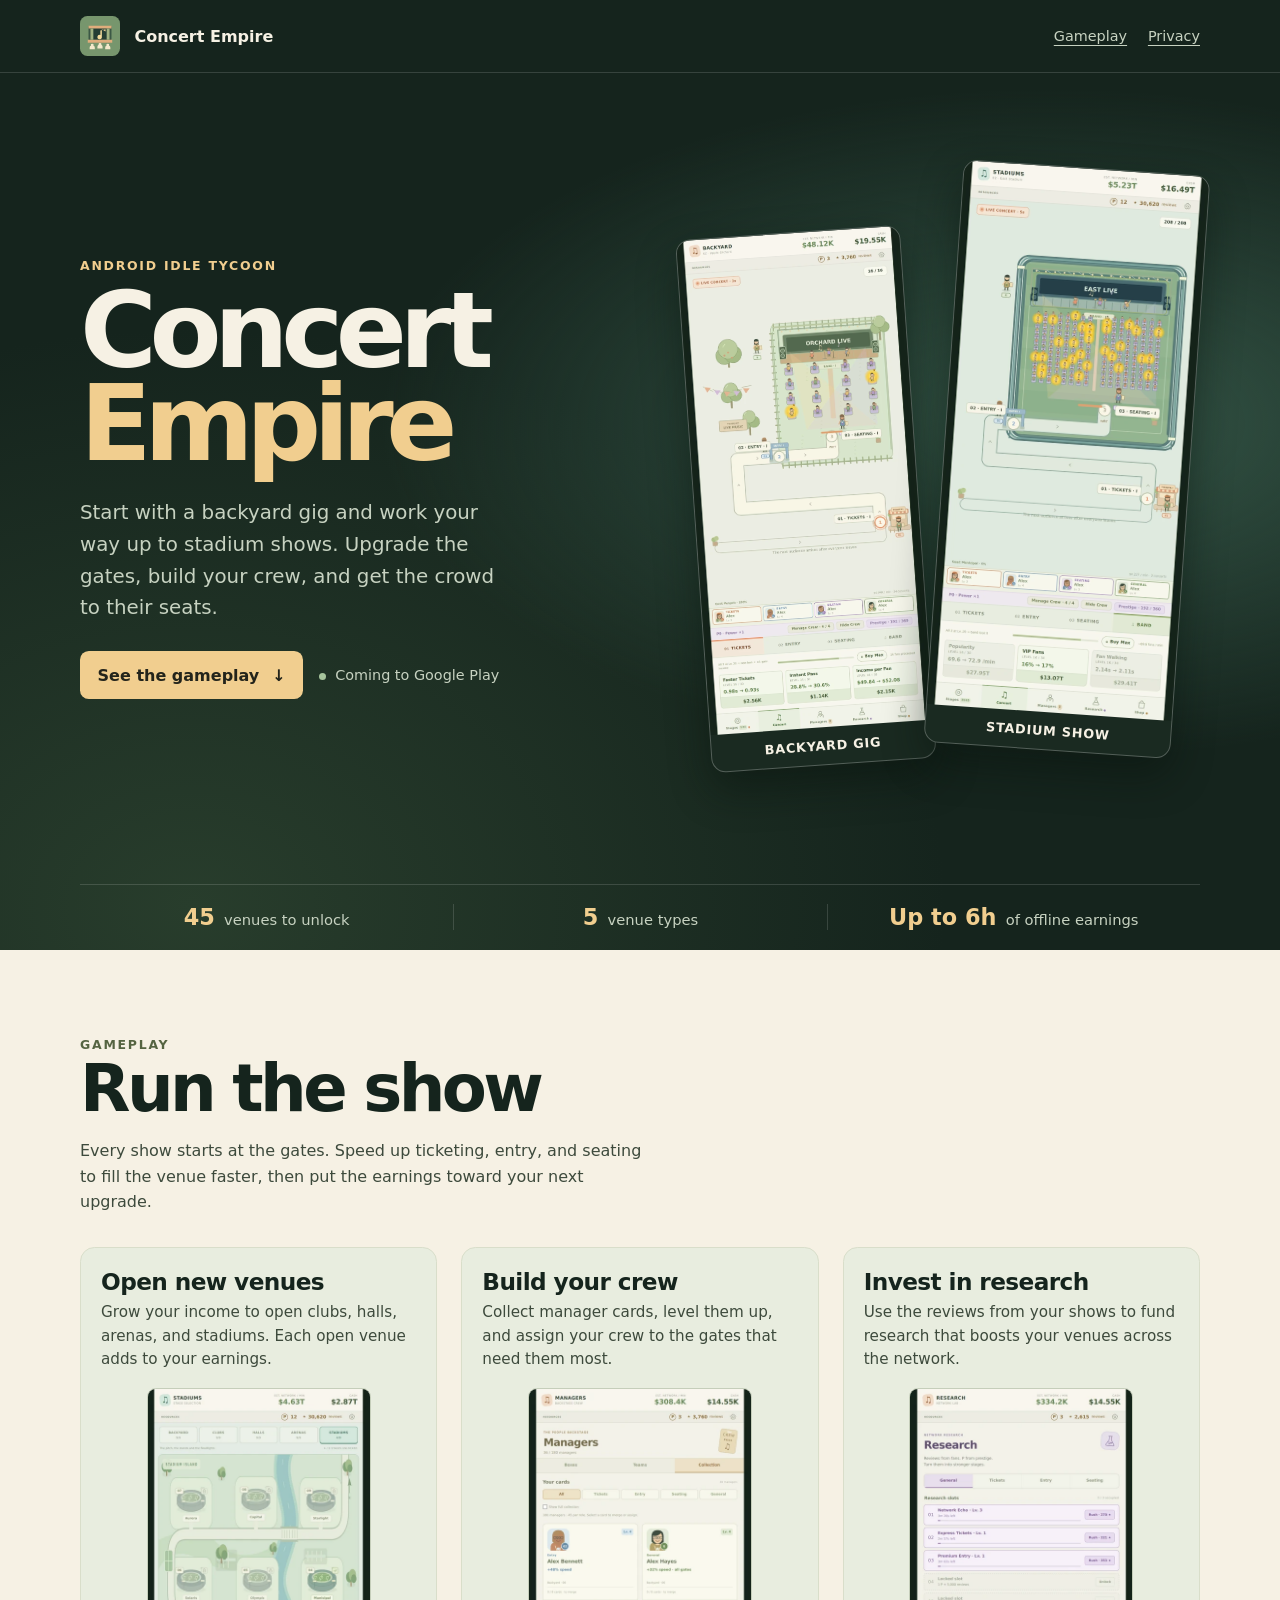
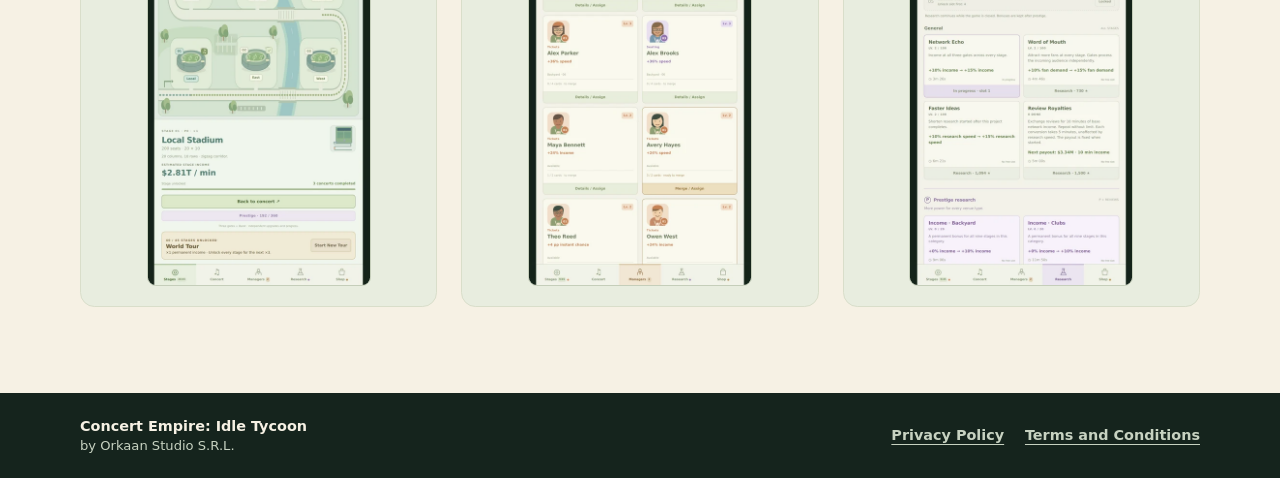
<file: index.html>
<!doctype html>
<html lang="en">
<head>
  <meta charset="utf-8">
  <meta name="viewport" content="width=device-width, initial-scale=1">
  <title>Concert Empire: Idle Tycoon | Orkaan Studio</title>
  <meta name="description" content="Build a concert empire from backyard gigs to stadium shows. Upgrade your venues, manage the crew, and keep the crowds moving in this Android idle tycoon game.">
  <meta name="theme-color" content="#15241d">
  <link rel="canonical" href="https://kallitone.github.io/concert-empire-legal/">
  <meta property="og:type" content="website">
  <meta property="og:title" content="Concert Empire: Idle Tycoon">
  <meta property="og:description" content="Grow from backyard gigs to stadium shows in an idle concert management game for Android.">
  <meta property="og:url" content="https://kallitone.github.io/concert-empire-legal/">
  <meta property="og:image" content="https://kallitone.github.io/concert-empire-legal/assets/stadium.webp">
  <meta property="og:image:alt" content="Fans filling the seats in a Concert Empire stadium">
  <link rel="icon" type="image/svg+xml" href="assets/game-icon.svg">
  <link rel="stylesheet" href="game-site.css">
</head>
<body>
  <header class="site-header">
    <div class="wrap header-row">
      <a class="brand" href="./">
        <img src="assets/game-icon.svg" alt="" width="40" height="40">
        <span>Concert Empire</span>
      </a>
      <nav aria-label="Main navigation">
        <a href="#gameplay">Gameplay</a>
        <a href="concert-empire-privacy.html">Privacy</a>
      </nav>
    </div>
  </header>

  <main>
    <section class="hero" aria-labelledby="game-title">
      <div class="wrap hero-grid">
        <div class="hero-copy">
          <p class="eyebrow">Android idle tycoon</p>
          <h1 id="game-title">Concert <span>Empire</span></h1>
          <p class="intro">Start with a backyard gig and work your way up to stadium shows. Upgrade the gates, build your crew, and get the crowd to their seats.</p>
          <div class="hero-actions">
            <a class="button" href="#gameplay">See the gameplay <span aria-hidden="true">↓</span></a>
            <p class="store-status"><span aria-hidden="true"></span> Coming to Google Play</p>
          </div>
        </div>
        <div class="hero-screens">
          <figure class="hero-screen backyard">
            <img class="screenshot" src="assets/backyard.webp" alt="Fans arriving at the Apple Orchard backyard stage" width="720" height="1280">
            <figcaption>Backyard gig</figcaption>
          </figure>
          <figure class="hero-screen stadium">
            <img class="screenshot" src="assets/stadium.webp" alt="Fans filling the seats at the East Cup stadium" width="720" height="1280" fetchpriority="high">
            <figcaption>Stadium show</figcaption>
          </figure>
        </div>
      </div>
      <ul class="wrap game-facts" aria-label="Game features at a glance">
        <li><strong>45</strong> venues to unlock</li>
        <li><strong>5</strong> venue types</li>
        <li><strong>Up to 6h</strong> of offline earnings</li>
      </ul>
    </section>

    <section class="gameplay" id="gameplay" aria-labelledby="gameplay-title">
      <div class="wrap">
        <p class="eyebrow">Gameplay</p>
        <h2 id="gameplay-title">Run the show</h2>
        <p class="section-intro">Every show starts at the gates. Speed up ticketing, entry, and seating to fill the venue faster, then put the earnings toward your next upgrade.</p>
        <div class="features">
          <article class="feature">
            <div class="feature-copy">
              <h3>Open new venues</h3>
              <p>Grow your income to open clubs, halls, arenas, and stadiums. Each open venue adds to your earnings.</p>
            </div>
            <img class="screenshot" src="assets/venues.webp" alt="Venue map showing stadiums and the income needed to unlock the next one" width="576" height="1024" loading="lazy" decoding="async">
          </article>
          <article class="feature">
            <div class="feature-copy">
              <h3>Build your crew</h3>
              <p>Collect manager cards, level them up, and assign your crew to the gates that need them most.</p>
            </div>
            <img class="screenshot" src="assets/crew.webp" alt="The manager collection with managers for different venue roles" width="576" height="1024" loading="lazy" decoding="async">
          </article>
          <article class="feature">
            <div class="feature-copy">
              <h3>Invest in research</h3>
              <p>Use the reviews from your shows to fund research that boosts your venues across the network.</p>
            </div>
            <img class="screenshot" src="assets/research.webp" alt="The Research screen with timed projects and permanent upgrades" width="576" height="1024" loading="lazy" decoding="async">
          </article>
        </div>
      </div>
    </section>
  </main>

  <footer class="site-footer">
    <div class="wrap footer-row">
      <p>Concert Empire: Idle Tycoon <span>by Orkaan Studio S.R.L.</span></p>
      <nav aria-label="Legal">
        <a href="concert-empire-privacy.html">Privacy Policy</a>
        <a href="concert-empire-terms.html">Terms and Conditions</a>
      </nav>
    </div>
  </footer>
</body>
</html>
</file>
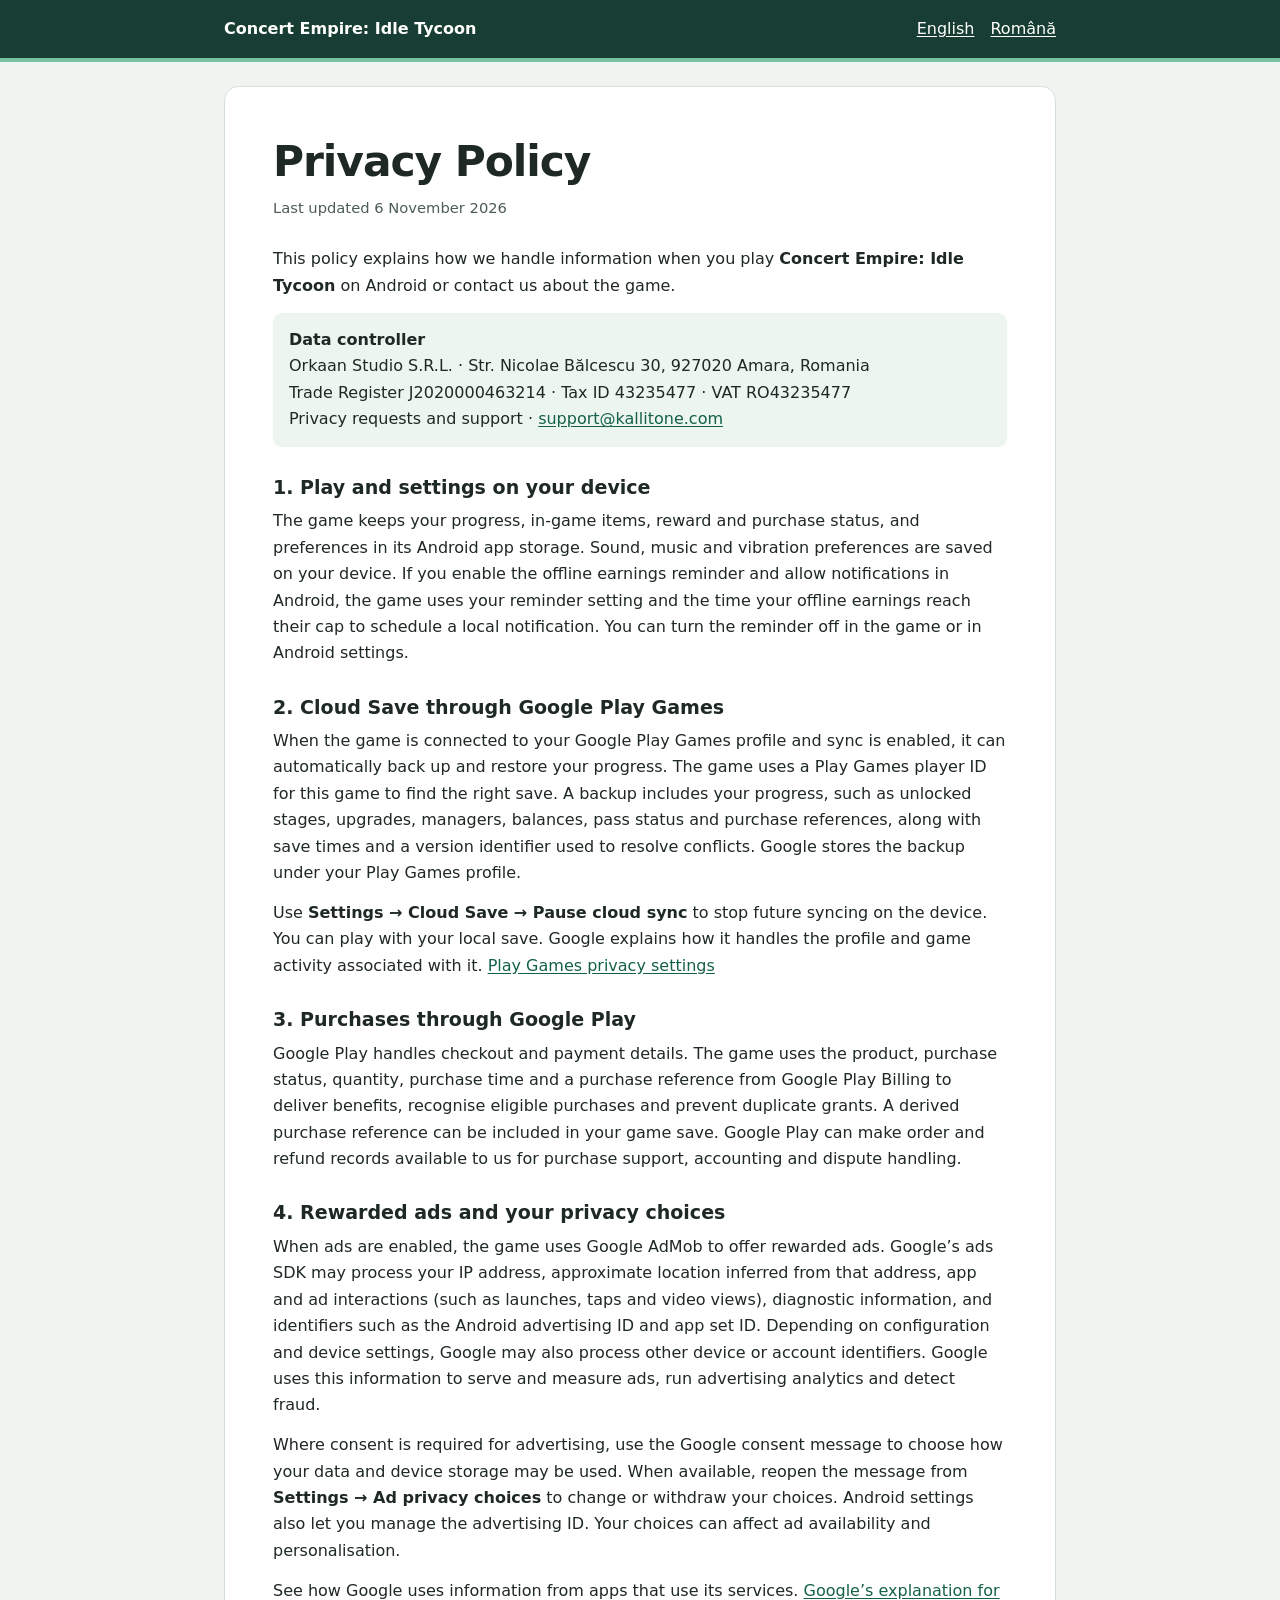
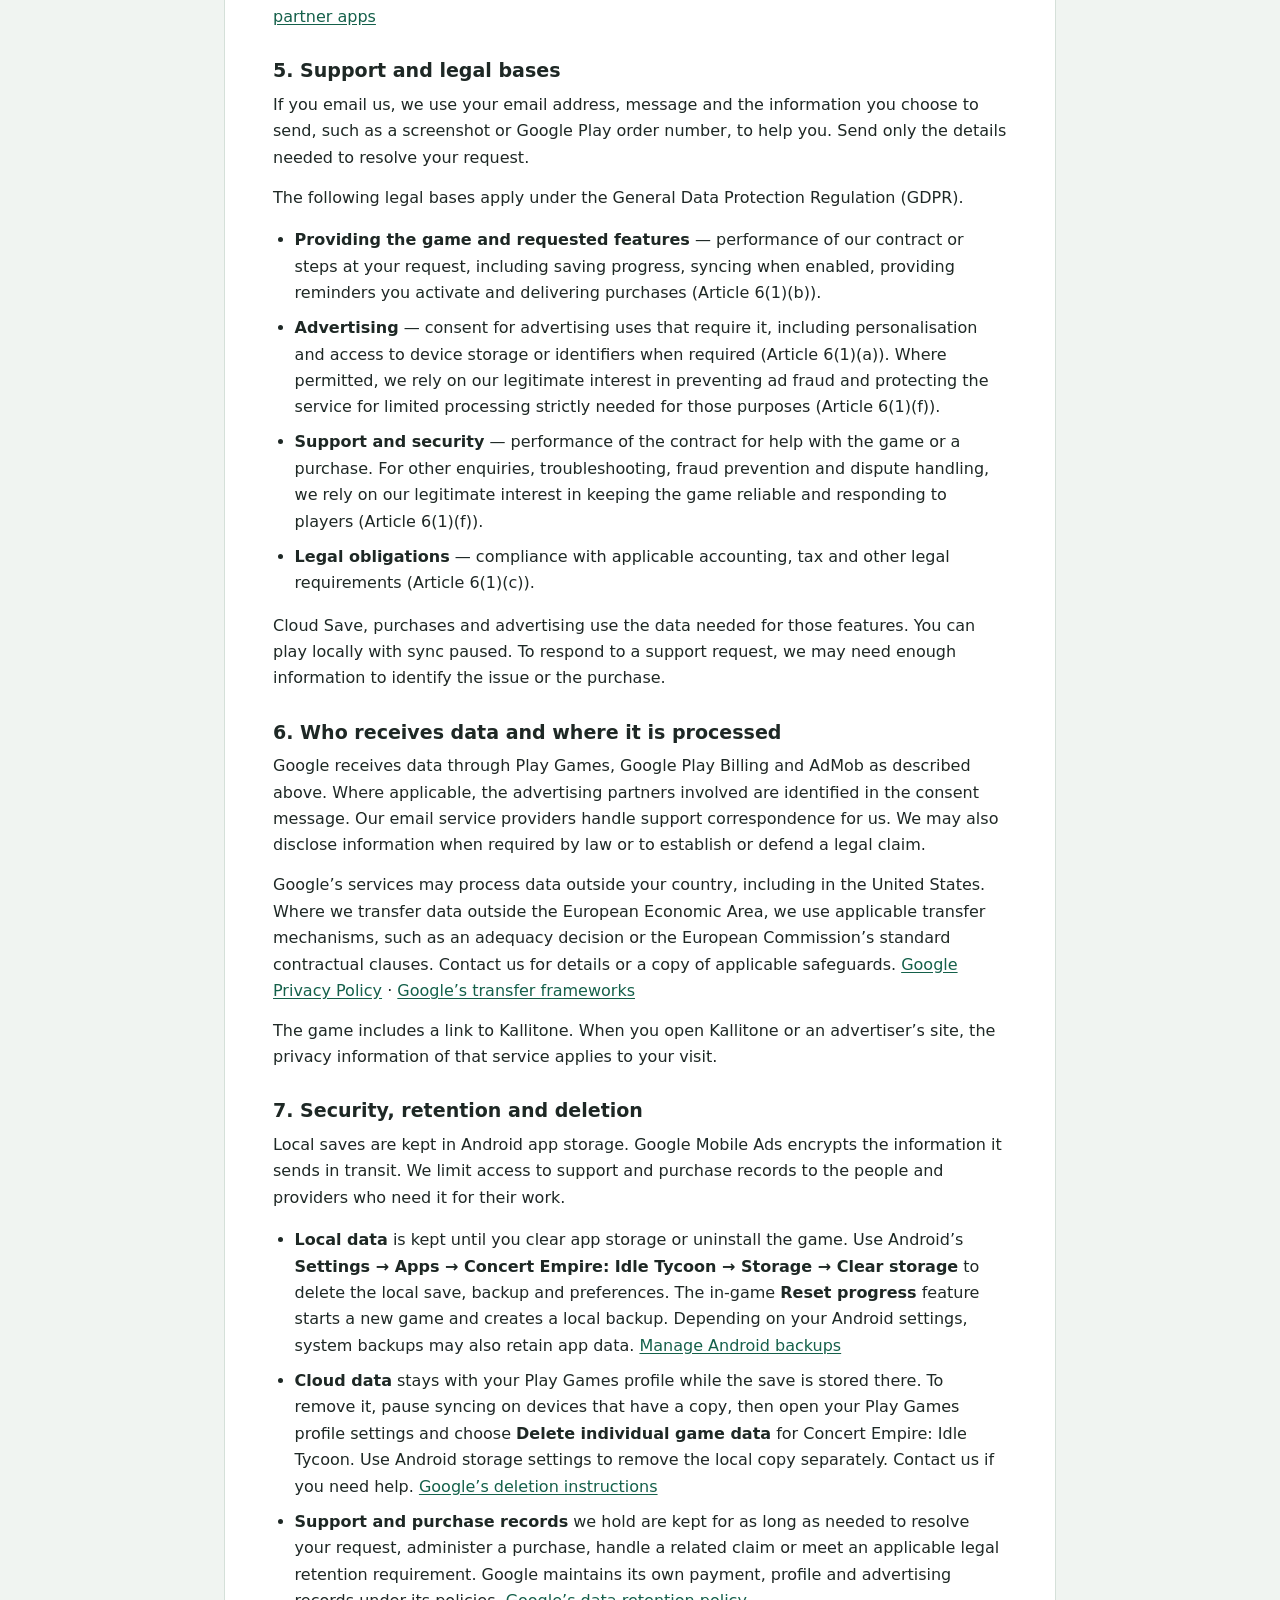
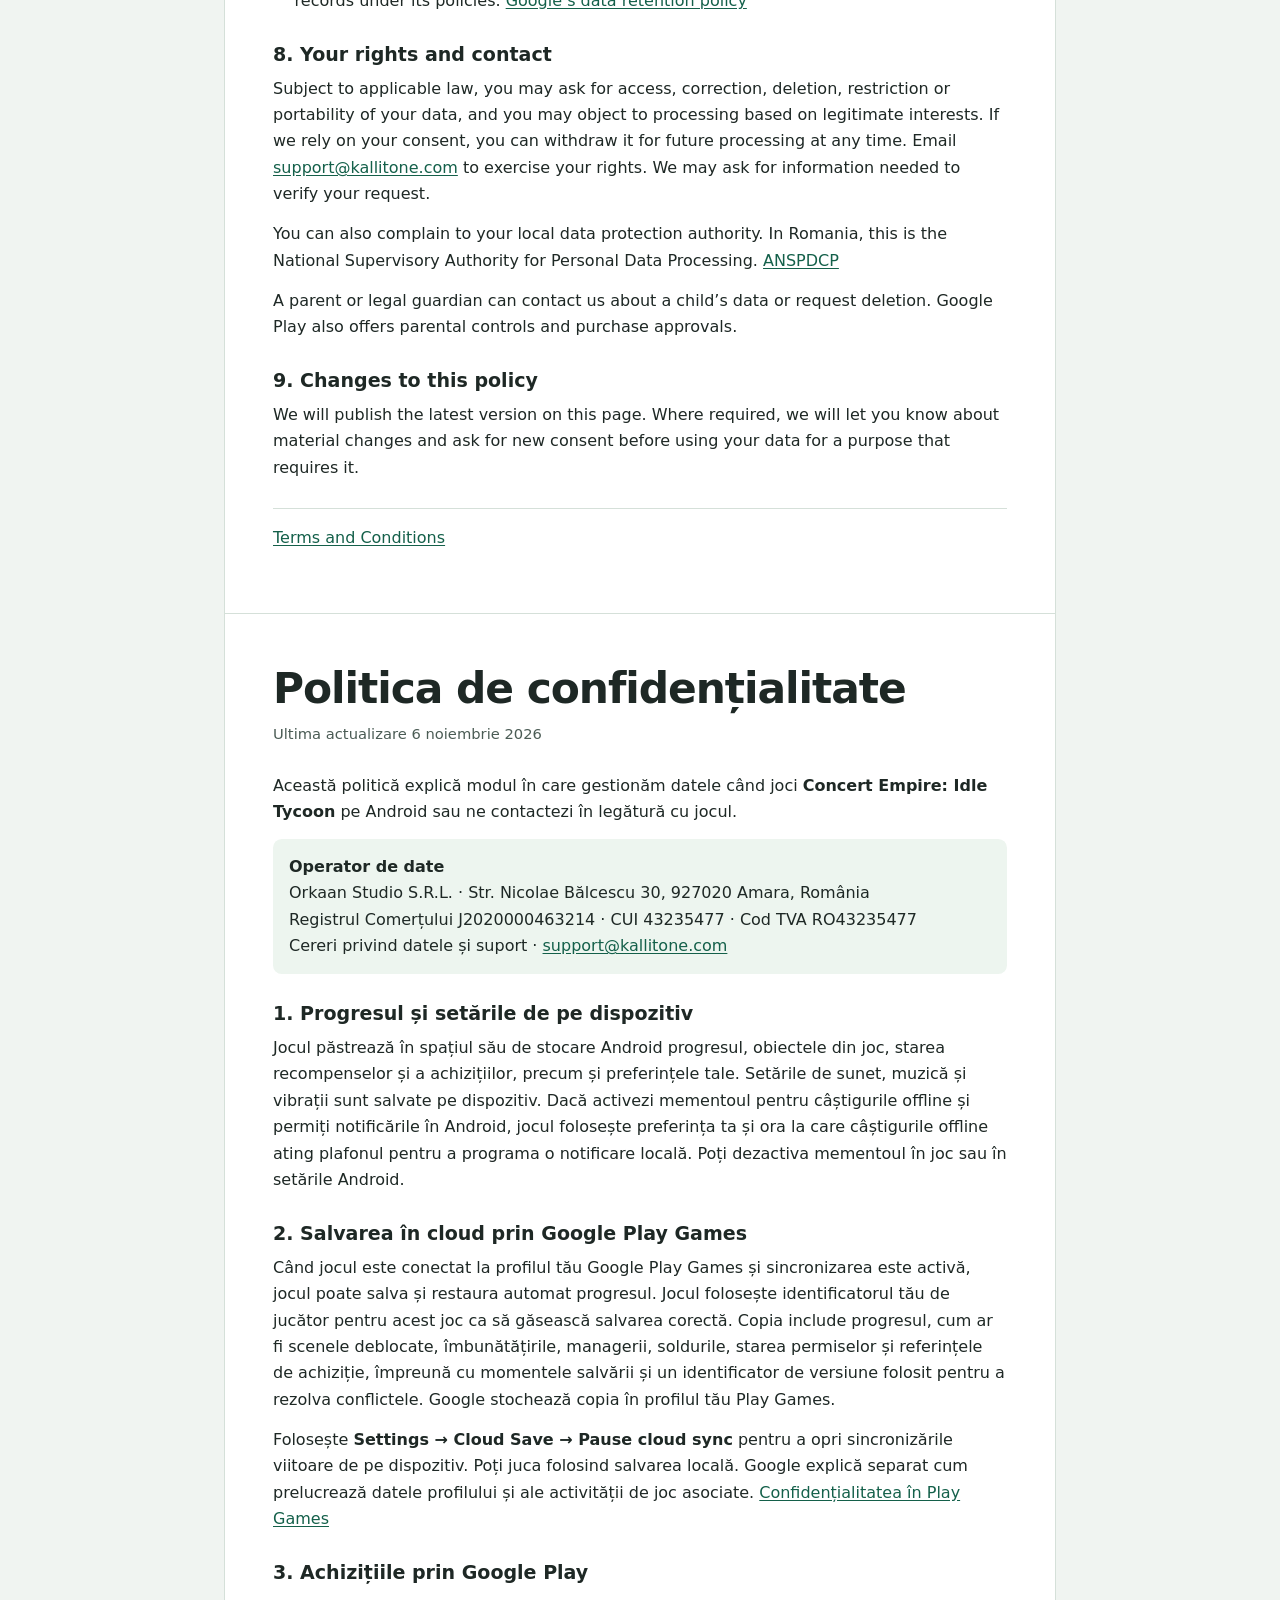
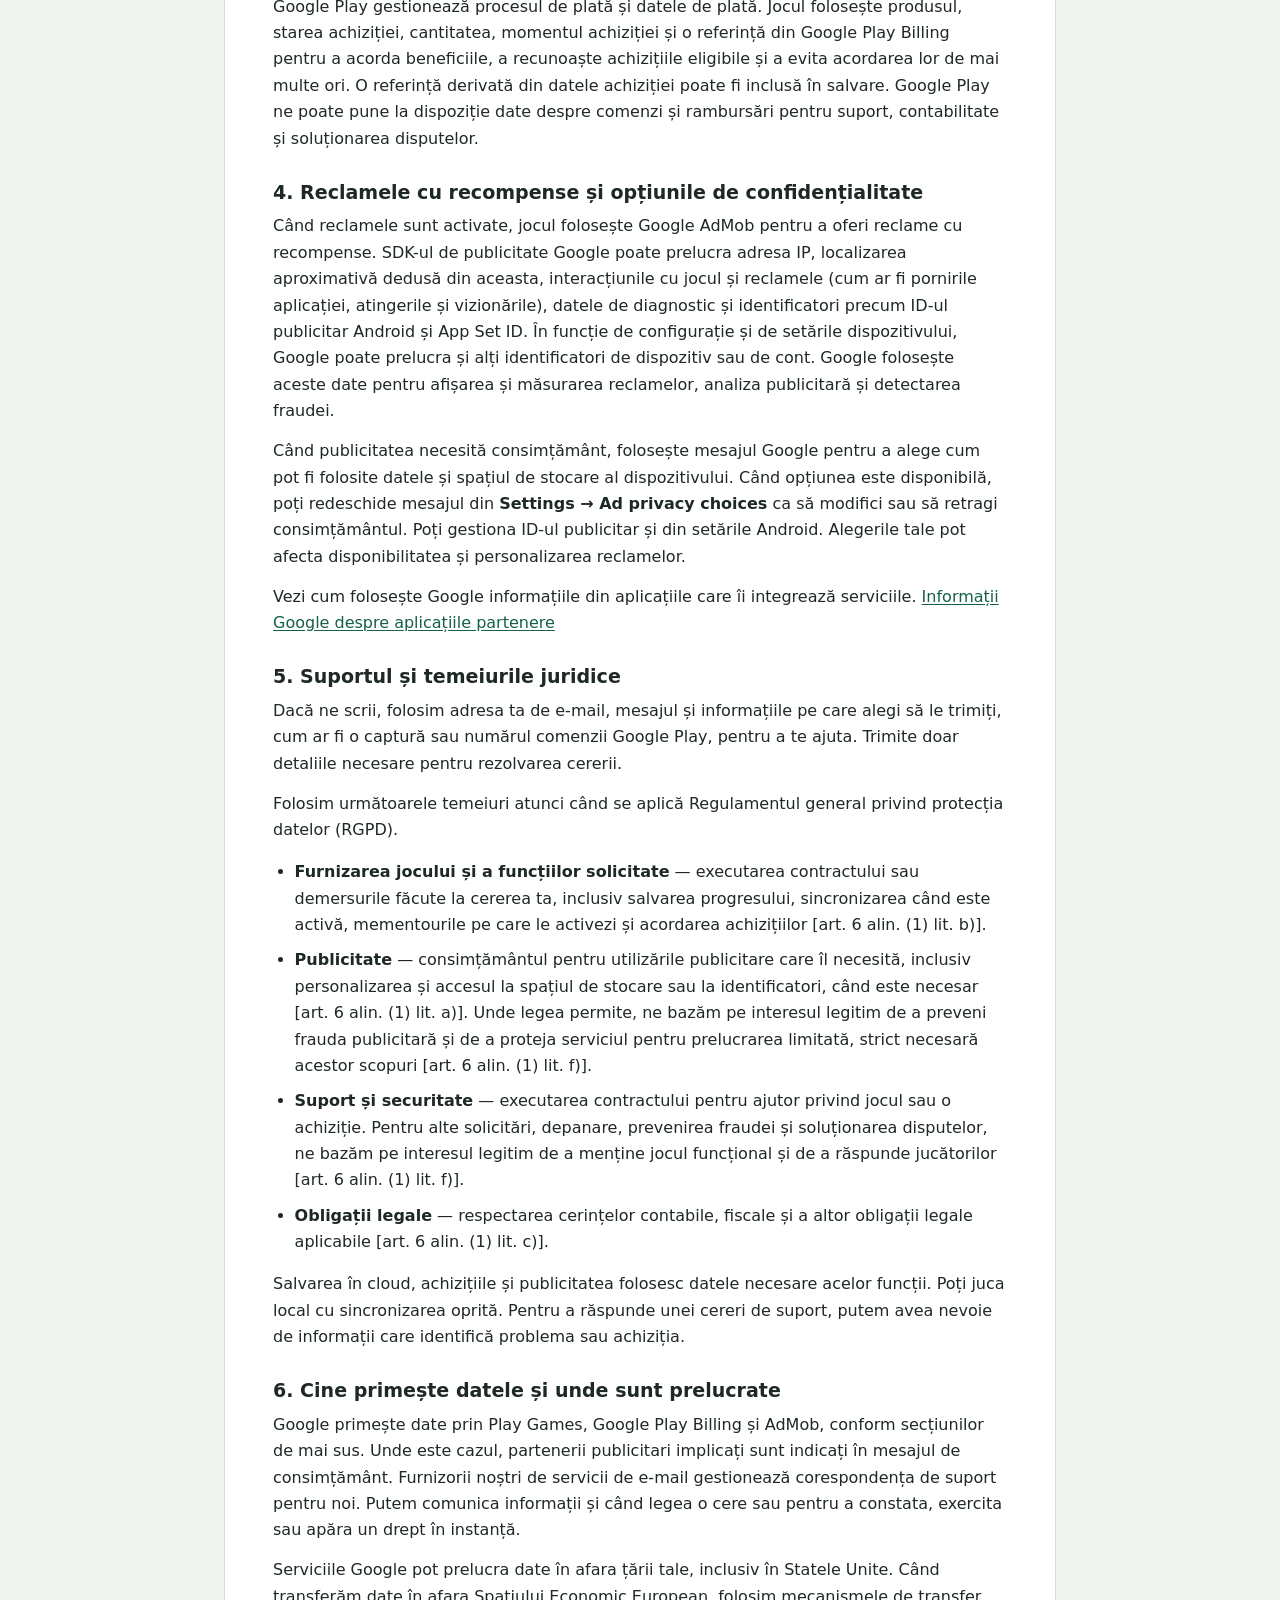
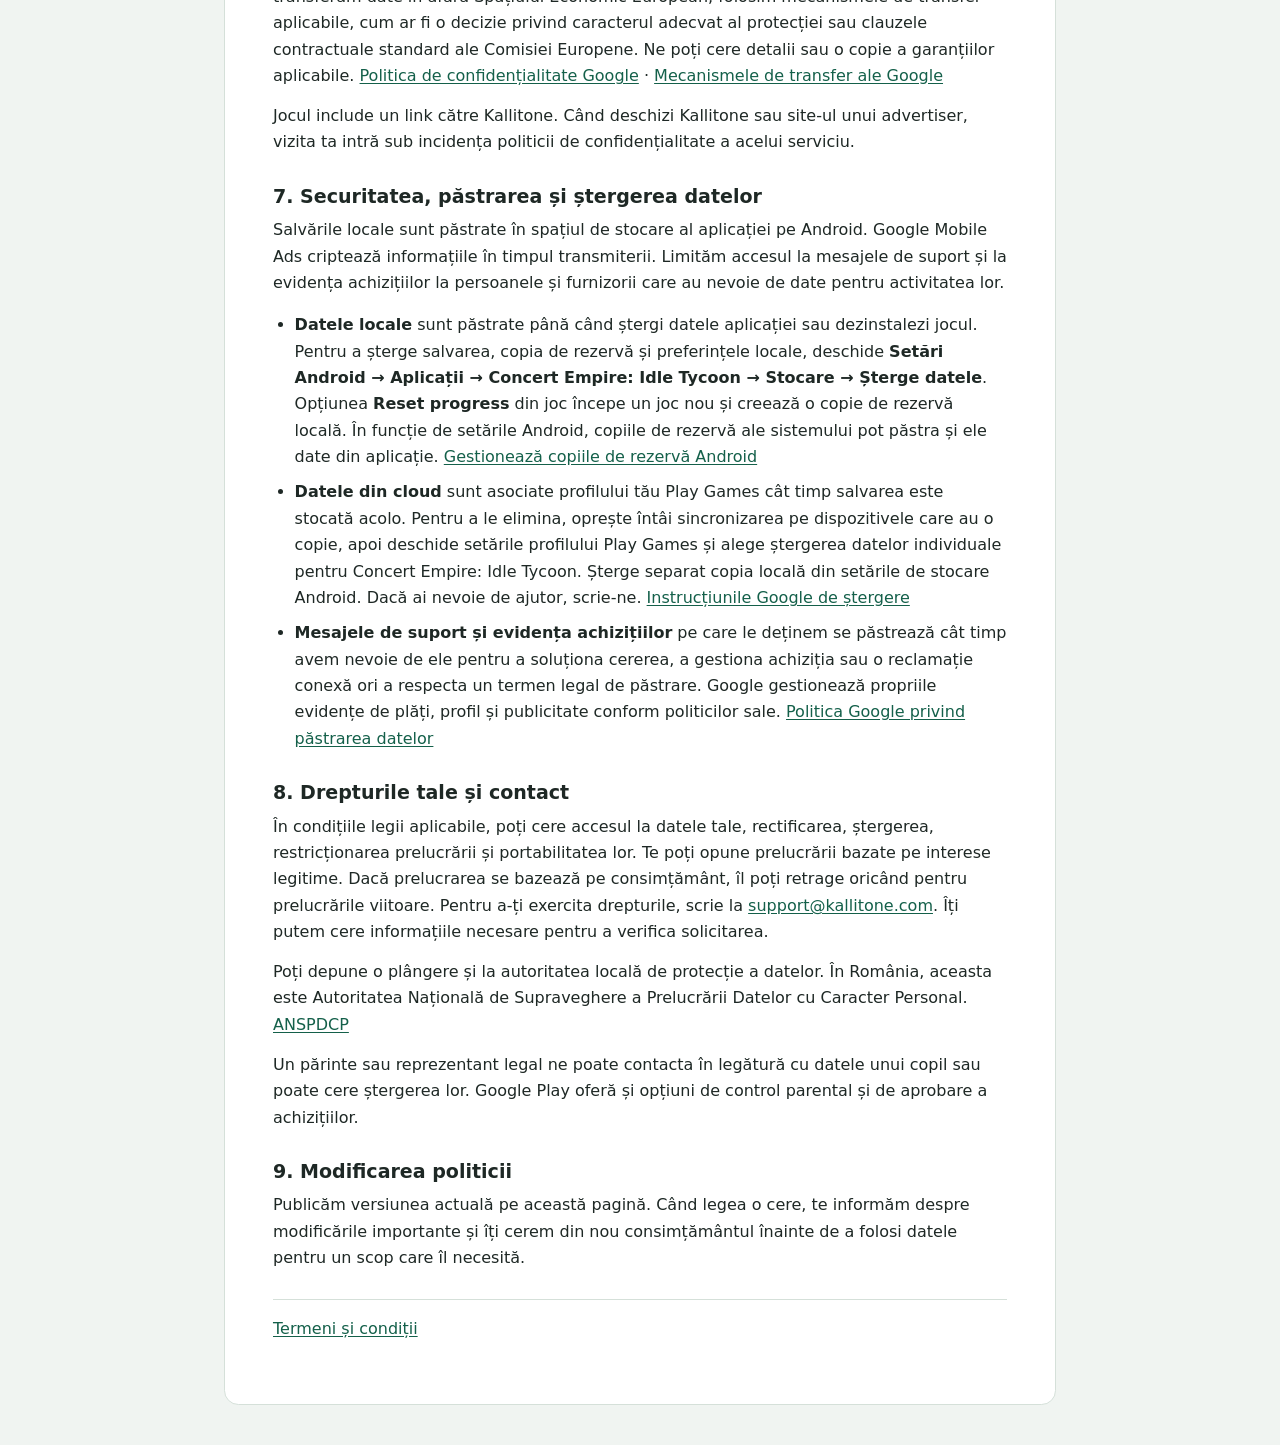
<file: concert-empire-privacy.html>
<!doctype html>
<html lang="en">
<head>
  <meta charset="utf-8">
  <meta name="viewport" content="width=device-width, initial-scale=1">
  <title>Privacy Policy | Concert Empire: Idle Tycoon</title>
  <meta name="description" content="Privacy Policy for Concert Empire: Idle Tycoon, published by Orkaan Studio S.R.L.. English and Romanian.">
  <style>
  :root {
    color-scheme: light;
    --paper: #ffffff;
    --background: #f0f4f1;
    --ink: #1e2825;
    --muted: #4b5c55;
    --accent: #14604a;
    --line: #d5e0d9;
    --wash: #edf5ef;
    font-family: system-ui, -apple-system, BlinkMacSystemFont, "Segoe UI", sans-serif;
  }
  * { box-sizing: border-box; }
  body { margin: 0; background: var(--background); color: var(--ink); line-height: 1.65; }
  .wrap { width: min(100% - 2rem, 52rem); margin-inline: auto; }
  .masthead { background: #183d32; color: #ffffff; border-bottom: 0.25rem solid #77c1a2; }
  .masthead .wrap {
    display: flex;
    flex-wrap: wrap;
    align-items: center;
    justify-content: space-between;
    gap: 0.75rem 1.5rem;
    padding-block: 1rem;
  }
  .brand { font-weight: 650; }
  nav { display: flex; flex-wrap: wrap; gap: 0.5rem 1rem; }
  nav a { color: inherit; }
  main { margin-block: 1.5rem 2.5rem; background: var(--paper); border: 1px solid var(--line); border-radius: 0.9rem; }
  article { padding: clamp(1.15rem, 5vw, 3rem); scroll-margin-top: 1rem; }
  article + article { border-top: 1px solid var(--line); }
  article > header { margin-bottom: 1.65rem; }
  h1, h2 { line-height: 1.25; }
  h1 { font-size: clamp(1.85rem, 5vw, 2.65rem); letter-spacing: -0.025em; margin: 0; }
  h2 { font-size: 1.19rem; margin: 1.8rem 0 0.55rem; }
  p { margin: 0.55rem 0 0.85rem; }
  ul { padding-left: 1.35rem; }
  li { margin-block: 0.55rem; }
  .meta { color: var(--muted); font-size: 0.92rem; margin-top: 0.45rem; }
  .note { background: var(--wash); border-radius: 0.55rem; padding: 0.9rem 1rem; }
  details { border: 1px solid var(--line); border-radius: 0.55rem; padding: 0.7rem 1rem; margin-block: 1rem; }
  summary { cursor: pointer; font-weight: 600; }
  a { color: var(--accent); text-underline-offset: 0.14em; overflow-wrap: anywhere; }
  :focus-visible { outline: 0.16rem solid currentColor; outline-offset: 0.19rem; }
  .related { border-top: 1px solid var(--line); margin-top: 1.7rem; padding-top: 1rem; }
  @media print {
    body { background: #ffffff; }
    .wrap { width: 100%; }
    main { border: 0; margin: 0; }
    .masthead { color: #000000; background: #ffffff; border: 0; }
    .masthead nav { display: none; }
    article { padding: 0.5rem 0; }
    h1, h2 { break-after: avoid; }
  }
</style>
</head>
<body>
  <header class="masthead">
    <div class="wrap">
      <span class="brand">Concert Empire: Idle Tycoon</span>
      <nav aria-label="Language">
        <a href="#en" lang="en">English</a>
        <a href="#ro" lang="ro">Română</a>
      </nav>
    </div>
  </header>
  <main class="wrap">
    <article id="en" lang="en" aria-labelledby="title-en">
      <header>
        <h1 id="title-en">Privacy Policy</h1>
        <p class="meta">Last updated <time datetime="2026-11-06">6 November 2026</time></p>
      </header>
      <p>This policy explains how we handle information when you play <strong>Concert Empire: Idle Tycoon</strong> on Android or contact us about the game.</p>
      <p class="note"><strong>Data controller</strong><br>
        Orkaan Studio S.R.L. · Str. Nicolae Bălcescu 30, 927020 Amara, Romania<br>
        Trade Register J2020000463214 · Tax ID 43235477 · VAT RO43235477<br>
        Privacy requests and support · <a href="mailto:support@kallitone.com">support@kallitone.com</a></p>

      <h2>1. Play and settings on your device</h2>
      <p>The game keeps your progress, in-game items, reward and purchase status, and preferences in its Android app storage. Sound, music and vibration preferences are saved on your device. If you enable the offline earnings reminder and allow notifications in Android, the game uses your reminder setting and the time your offline earnings reach their cap to schedule a local notification. You can turn the reminder off in the game or in Android settings.</p>

      <h2>2. Cloud Save through Google Play Games</h2>
      <p>When the game is connected to your Google Play Games profile and sync is enabled, it can automatically back up and restore your progress. The game uses a Play Games player ID for this game to find the right save. A backup includes your progress, such as unlocked stages, upgrades, managers, balances, pass status and purchase references, along with save times and a version identifier used to resolve conflicts. Google stores the backup under your Play Games profile.</p>
      <p>Use <strong>Settings → Cloud Save → Pause cloud sync</strong> to stop future syncing on the device. You can play with your local save. Google explains how it handles the profile and game activity associated with it. <a href="https://support.google.com/googleplay/answer/3129346">Play Games privacy settings</a></p>

      <h2>3. Purchases through Google Play</h2>
      <p>Google Play handles checkout and payment details. The game uses the product, purchase status, quantity, purchase time and a purchase reference from Google Play Billing to deliver benefits, recognise eligible purchases and prevent duplicate grants. A derived purchase reference can be included in your game save. Google Play can make order and refund records available to us for purchase support, accounting and dispute handling.</p>

      <h2>4. Rewarded ads and your privacy choices</h2>
      <p>When ads are enabled, the game uses Google AdMob to offer rewarded ads. Google’s ads SDK may process your IP address, approximate location inferred from that address, app and ad interactions (such as launches, taps and video views), diagnostic information, and identifiers such as the Android advertising ID and app set ID. Depending on configuration and device settings, Google may also process other device or account identifiers. Google uses this information to serve and measure ads, run advertising analytics and detect fraud.</p>
      <p>Where consent is required for advertising, use the Google consent message to choose how your data and device storage may be used. When available, reopen the message from <strong>Settings → Ad privacy choices</strong> to change or withdraw your choices. Android settings also let you manage the advertising ID. Your choices can affect ad availability and personalisation.</p>
      <p>See how Google uses information from apps that use its services. <a href="https://policies.google.com/technologies/partner-sites">Google’s explanation for partner apps</a></p>

      <h2>5. Support and legal bases</h2>
      <p>If you email us, we use your email address, message and the information you choose to send, such as a screenshot or Google Play order number, to help you. Send only the details needed to resolve your request.</p>
      <p>The following legal bases apply under the General Data Protection Regulation (GDPR).</p>
      <ul>
        <li><strong>Providing the game and requested features</strong> — performance of our contract or steps at your request, including saving progress, syncing when enabled, providing reminders you activate and delivering purchases (Article 6(1)(b)).</li>
        <li><strong>Advertising</strong> — consent for advertising uses that require it, including personalisation and access to device storage or identifiers when required (Article 6(1)(a)). Where permitted, we rely on our legitimate interest in preventing ad fraud and protecting the service for limited processing strictly needed for those purposes (Article 6(1)(f)).</li>
        <li><strong>Support and security</strong> — performance of the contract for help with the game or a purchase. For other enquiries, troubleshooting, fraud prevention and dispute handling, we rely on our legitimate interest in keeping the game reliable and responding to players (Article 6(1)(f)).</li>
        <li><strong>Legal obligations</strong> — compliance with applicable accounting, tax and other legal requirements (Article 6(1)(c)).</li>
      </ul>
      <p>Cloud Save, purchases and advertising use the data needed for those features. You can play locally with sync paused. To respond to a support request, we may need enough information to identify the issue or the purchase.</p>

      <h2>6. Who receives data and where it is processed</h2>
      <p>Google receives data through Play Games, Google Play Billing and AdMob as described above. Where applicable, the advertising partners involved are identified in the consent message. Our email service providers handle support correspondence for us. We may also disclose information when required by law or to establish or defend a legal claim.</p>
      <p>Google’s services may process data outside your country, including in the United States. Where we transfer data outside the European Economic Area, we use applicable transfer mechanisms, such as an adequacy decision or the European Commission’s standard contractual clauses. Contact us for details or a copy of applicable safeguards. <a href="https://policies.google.com/privacy">Google Privacy Policy</a> · <a href="https://policies.google.com/privacy/frameworks">Google’s transfer frameworks</a></p>
      <p>The game includes a link to Kallitone. When you open Kallitone or an advertiser’s site, the privacy information of that service applies to your visit.</p>

      <h2>7. Security, retention and deletion</h2>
      <p>Local saves are kept in Android app storage. Google Mobile Ads encrypts the information it sends in transit. We limit access to support and purchase records to the people and providers who need it for their work.</p>
      <ul>
        <li><strong>Local data</strong> is kept until you clear app storage or uninstall the game. Use Android’s <strong>Settings → Apps → Concert Empire: Idle Tycoon → Storage → Clear storage</strong> to delete the local save, backup and preferences. The in-game <strong>Reset progress</strong> feature starts a new game and creates a local backup. Depending on your Android settings, system backups may also retain app data. <a href="https://support.google.com/android/answer/2819582">Manage Android backups</a></li>
        <li><strong>Cloud data</strong> stays with your Play Games profile while the save is stored there. To remove it, pause syncing on devices that have a copy, then open your Play Games profile settings and choose <strong>Delete individual game data</strong> for Concert Empire: Idle Tycoon. Use Android storage settings to remove the local copy separately. Contact us if you need help. <a href="https://support.google.com/googleplay/answer/9130646">Google’s deletion instructions</a></li>
        <li><strong>Support and purchase records</strong> we hold are kept for as long as needed to resolve your request, administer a purchase, handle a related claim or meet an applicable legal retention requirement. Google maintains its own payment, profile and advertising records under its policies. <a href="https://policies.google.com/technologies/retention">Google’s data retention policy</a></li>
      </ul>

      <h2>8. Your rights and contact</h2>
      <p>Subject to applicable law, you may ask for access, correction, deletion, restriction or portability of your data, and you may object to processing based on legitimate interests. If we rely on your consent, you can withdraw it for future processing at any time. Email <a href="mailto:support@kallitone.com">support@kallitone.com</a> to exercise your rights. We may ask for information needed to verify your request.</p>
      <p>You can also complain to your local data protection authority. In Romania, this is the National Supervisory Authority for Personal Data Processing. <a href="https://www.dataprotection.ro/">ANSPDCP</a></p>
      <p>A parent or legal guardian can contact us about a child’s data or request deletion. Google Play also offers parental controls and purchase approvals.</p>

      <h2>9. Changes to this policy</h2>
      <p>We will publish the latest version on this page. Where required, we will let you know about material changes and ask for new consent before using your data for a purpose that requires it.</p>
      <p class="related"><a href="concert-empire-terms.html">Terms and Conditions</a></p>

    </article>
    <article id="ro" lang="ro" aria-labelledby="title-ro">
      <header>
        <h1 id="title-ro">Politica de confidențialitate</h1>
        <p class="meta">Ultima actualizare <time datetime="2026-11-06">6 noiembrie 2026</time></p>
      </header>
      <p>Această politică explică modul în care gestionăm datele când joci <strong>Concert Empire: Idle Tycoon</strong> pe Android sau ne contactezi în legătură cu jocul.</p>
      <p class="note"><strong>Operator de date</strong><br>
        Orkaan Studio S.R.L. · Str. Nicolae Bălcescu 30, 927020 Amara, România<br>
        Registrul Comerțului J2020000463214 · CUI 43235477 · Cod TVA RO43235477<br>
        Cereri privind datele și suport · <a href="mailto:support@kallitone.com">support@kallitone.com</a></p>

      <h2>1. Progresul și setările de pe dispozitiv</h2>
      <p>Jocul păstrează în spațiul său de stocare Android progresul, obiectele din joc, starea recompenselor și a achizițiilor, precum și preferințele tale. Setările de sunet, muzică și vibrații sunt salvate pe dispozitiv. Dacă activezi mementoul pentru câștigurile offline și permiți notificările în Android, jocul folosește preferința ta și ora la care câștigurile offline ating plafonul pentru a programa o notificare locală. Poți dezactiva mementoul în joc sau în setările Android.</p>

      <h2>2. Salvarea în cloud prin Google Play Games</h2>
      <p>Când jocul este conectat la profilul tău Google Play Games și sincronizarea este activă, jocul poate salva și restaura automat progresul. Jocul folosește identificatorul tău de jucător pentru acest joc ca să găsească salvarea corectă. Copia include progresul, cum ar fi scenele deblocate, îmbunătățirile, managerii, soldurile, starea permiselor și referințele de achiziție, împreună cu momentele salvării și un identificator de versiune folosit pentru a rezolva conflictele. Google stochează copia în profilul tău Play Games.</p>
      <p>Folosește <strong>Settings → Cloud Save → Pause cloud sync</strong> pentru a opri sincronizările viitoare de pe dispozitiv. Poți juca folosind salvarea locală. Google explică separat cum prelucrează datele profilului și ale activității de joc asociate. <a href="https://support.google.com/googleplay/answer/3129346?hl=ro">Confidențialitatea în Play Games</a></p>

      <h2>3. Achizițiile prin Google Play</h2>
      <p>Google Play gestionează procesul de plată și datele de plată. Jocul folosește produsul, starea achiziției, cantitatea, momentul achiziției și o referință din Google Play Billing pentru a acorda beneficiile, a recunoaște achizițiile eligibile și a evita acordarea lor de mai multe ori. O referință derivată din datele achiziției poate fi inclusă în salvare. Google Play ne poate pune la dispoziție date despre comenzi și rambursări pentru suport, contabilitate și soluționarea disputelor.</p>

      <h2>4. Reclamele cu recompense și opțiunile de confidențialitate</h2>
      <p>Când reclamele sunt activate, jocul folosește Google AdMob pentru a oferi reclame cu recompense. SDK-ul de publicitate Google poate prelucra adresa IP, localizarea aproximativă dedusă din aceasta, interacțiunile cu jocul și reclamele (cum ar fi pornirile aplicației, atingerile și vizionările), datele de diagnostic și identificatori precum ID-ul publicitar Android și App Set ID. În funcție de configurație și de setările dispozitivului, Google poate prelucra și alți identificatori de dispozitiv sau de cont. Google folosește aceste date pentru afișarea și măsurarea reclamelor, analiza publicitară și detectarea fraudei.</p>
      <p>Când publicitatea necesită consimțământ, folosește mesajul Google pentru a alege cum pot fi folosite datele și spațiul de stocare al dispozitivului. Când opțiunea este disponibilă, poți redeschide mesajul din <strong>Settings → Ad privacy choices</strong> ca să modifici sau să retragi consimțământul. Poți gestiona ID-ul publicitar și din setările Android. Alegerile tale pot afecta disponibilitatea și personalizarea reclamelor.</p>
      <p>Vezi cum folosește Google informațiile din aplicațiile care îi integrează serviciile. <a href="https://policies.google.com/technologies/partner-sites?hl=ro">Informații Google despre aplicațiile partenere</a></p>

      <h2>5. Suportul și temeiurile juridice</h2>
      <p>Dacă ne scrii, folosim adresa ta de e-mail, mesajul și informațiile pe care alegi să le trimiți, cum ar fi o captură sau numărul comenzii Google Play, pentru a te ajuta. Trimite doar detaliile necesare pentru rezolvarea cererii.</p>
      <p>Folosim următoarele temeiuri atunci când se aplică Regulamentul general privind protecția datelor (RGPD).</p>
      <ul>
        <li><strong>Furnizarea jocului și a funcțiilor solicitate</strong> — executarea contractului sau demersurile făcute la cererea ta, inclusiv salvarea progresului, sincronizarea când este activă, mementourile pe care le activezi și acordarea achizițiilor [art. 6 alin. (1) lit. b)].</li>
        <li><strong>Publicitate</strong> — consimțământul pentru utilizările publicitare care îl necesită, inclusiv personalizarea și accesul la spațiul de stocare sau la identificatori, când este necesar [art. 6 alin. (1) lit. a)]. Unde legea permite, ne bazăm pe interesul legitim de a preveni frauda publicitară și de a proteja serviciul pentru prelucrarea limitată, strict necesară acestor scopuri [art. 6 alin. (1) lit. f)].</li>
        <li><strong>Suport și securitate</strong> — executarea contractului pentru ajutor privind jocul sau o achiziție. Pentru alte solicitări, depanare, prevenirea fraudei și soluționarea disputelor, ne bazăm pe interesul legitim de a menține jocul funcțional și de a răspunde jucătorilor [art. 6 alin. (1) lit. f)].</li>
        <li><strong>Obligații legale</strong> — respectarea cerințelor contabile, fiscale și a altor obligații legale aplicabile [art. 6 alin. (1) lit. c)].</li>
      </ul>
      <p>Salvarea în cloud, achizițiile și publicitatea folosesc datele necesare acelor funcții. Poți juca local cu sincronizarea oprită. Pentru a răspunde unei cereri de suport, putem avea nevoie de informații care identifică problema sau achiziția.</p>

      <h2>6. Cine primește datele și unde sunt prelucrate</h2>
      <p>Google primește date prin Play Games, Google Play Billing și AdMob, conform secțiunilor de mai sus. Unde este cazul, partenerii publicitari implicați sunt indicați în mesajul de consimțământ. Furnizorii noștri de servicii de e-mail gestionează corespondența de suport pentru noi. Putem comunica informații și când legea o cere sau pentru a constata, exercita sau apăra un drept în instanță.</p>
      <p>Serviciile Google pot prelucra date în afara țării tale, inclusiv în Statele Unite. Când transferăm date în afara Spațiului Economic European, folosim mecanismele de transfer aplicabile, cum ar fi o decizie privind caracterul adecvat al protecției sau clauzele contractuale standard ale Comisiei Europene. Ne poți cere detalii sau o copie a garanțiilor aplicabile. <a href="https://policies.google.com/privacy?hl=ro">Politica de confidențialitate Google</a> · <a href="https://policies.google.com/privacy/frameworks?hl=ro">Mecanismele de transfer ale Google</a></p>
      <p>Jocul include un link către Kallitone. Când deschizi Kallitone sau site-ul unui advertiser, vizita ta intră sub incidența politicii de confidențialitate a acelui serviciu.</p>

      <h2>7. Securitatea, păstrarea și ștergerea datelor</h2>
      <p>Salvările locale sunt păstrate în spațiul de stocare al aplicației pe Android. Google Mobile Ads criptează informațiile în timpul transmiterii. Limităm accesul la mesajele de suport și la evidența achizițiilor la persoanele și furnizorii care au nevoie de date pentru activitatea lor.</p>
      <ul>
        <li><strong>Datele locale</strong> sunt păstrate până când ștergi datele aplicației sau dezinstalezi jocul. Pentru a șterge salvarea, copia de rezervă și preferințele locale, deschide <strong>Setări Android → Aplicații → Concert Empire: Idle Tycoon → Stocare → Șterge datele</strong>. Opțiunea <strong>Reset progress</strong> din joc începe un joc nou și creează o copie de rezervă locală. În funcție de setările Android, copiile de rezervă ale sistemului pot păstra și ele date din aplicație. <a href="https://support.google.com/android/answer/2819582?hl=ro">Gestionează copiile de rezervă Android</a></li>
        <li><strong>Datele din cloud</strong> sunt asociate profilului tău Play Games cât timp salvarea este stocată acolo. Pentru a le elimina, oprește întâi sincronizarea pe dispozitivele care au o copie, apoi deschide setările profilului Play Games și alege ștergerea datelor individuale pentru Concert Empire: Idle Tycoon. Șterge separat copia locală din setările de stocare Android. Dacă ai nevoie de ajutor, scrie-ne. <a href="https://support.google.com/googleplay/answer/9130646?hl=ro">Instrucțiunile Google de ștergere</a></li>
        <li><strong>Mesajele de suport și evidența achizițiilor</strong> pe care le deținem se păstrează cât timp avem nevoie de ele pentru a soluționa cererea, a gestiona achiziția sau o reclamație conexă ori a respecta un termen legal de păstrare. Google gestionează propriile evidențe de plăți, profil și publicitate conform politicilor sale. <a href="https://policies.google.com/technologies/retention?hl=ro">Politica Google privind păstrarea datelor</a></li>
      </ul>

      <h2>8. Drepturile tale și contact</h2>
      <p>În condițiile legii aplicabile, poți cere accesul la datele tale, rectificarea, ștergerea, restricționarea prelucrării și portabilitatea lor. Te poți opune prelucrării bazate pe interese legitime. Dacă prelucrarea se bazează pe consimțământ, îl poți retrage oricând pentru prelucrările viitoare. Pentru a-ți exercita drepturile, scrie la <a href="mailto:support@kallitone.com">support@kallitone.com</a>. Îți putem cere informațiile necesare pentru a verifica solicitarea.</p>
      <p>Poți depune o plângere și la autoritatea locală de protecție a datelor. În România, aceasta este Autoritatea Națională de Supraveghere a Prelucrării Datelor cu Caracter Personal. <a href="https://www.dataprotection.ro/">ANSPDCP</a></p>
      <p>Un părinte sau reprezentant legal ne poate contacta în legătură cu datele unui copil sau poate cere ștergerea lor. Google Play oferă și opțiuni de control parental și de aprobare a achizițiilor.</p>

      <h2>9. Modificarea politicii</h2>
      <p>Publicăm versiunea actuală pe această pagină. Când legea o cere, te informăm despre modificările importante și îți cerem din nou consimțământul înainte de a folosi datele pentru un scop care îl necesită.</p>
      <p class="related"><a href="concert-empire-terms.html#ro">Termeni și condiții</a></p>

    </article>
  </main>
</body>
</html>
</file>
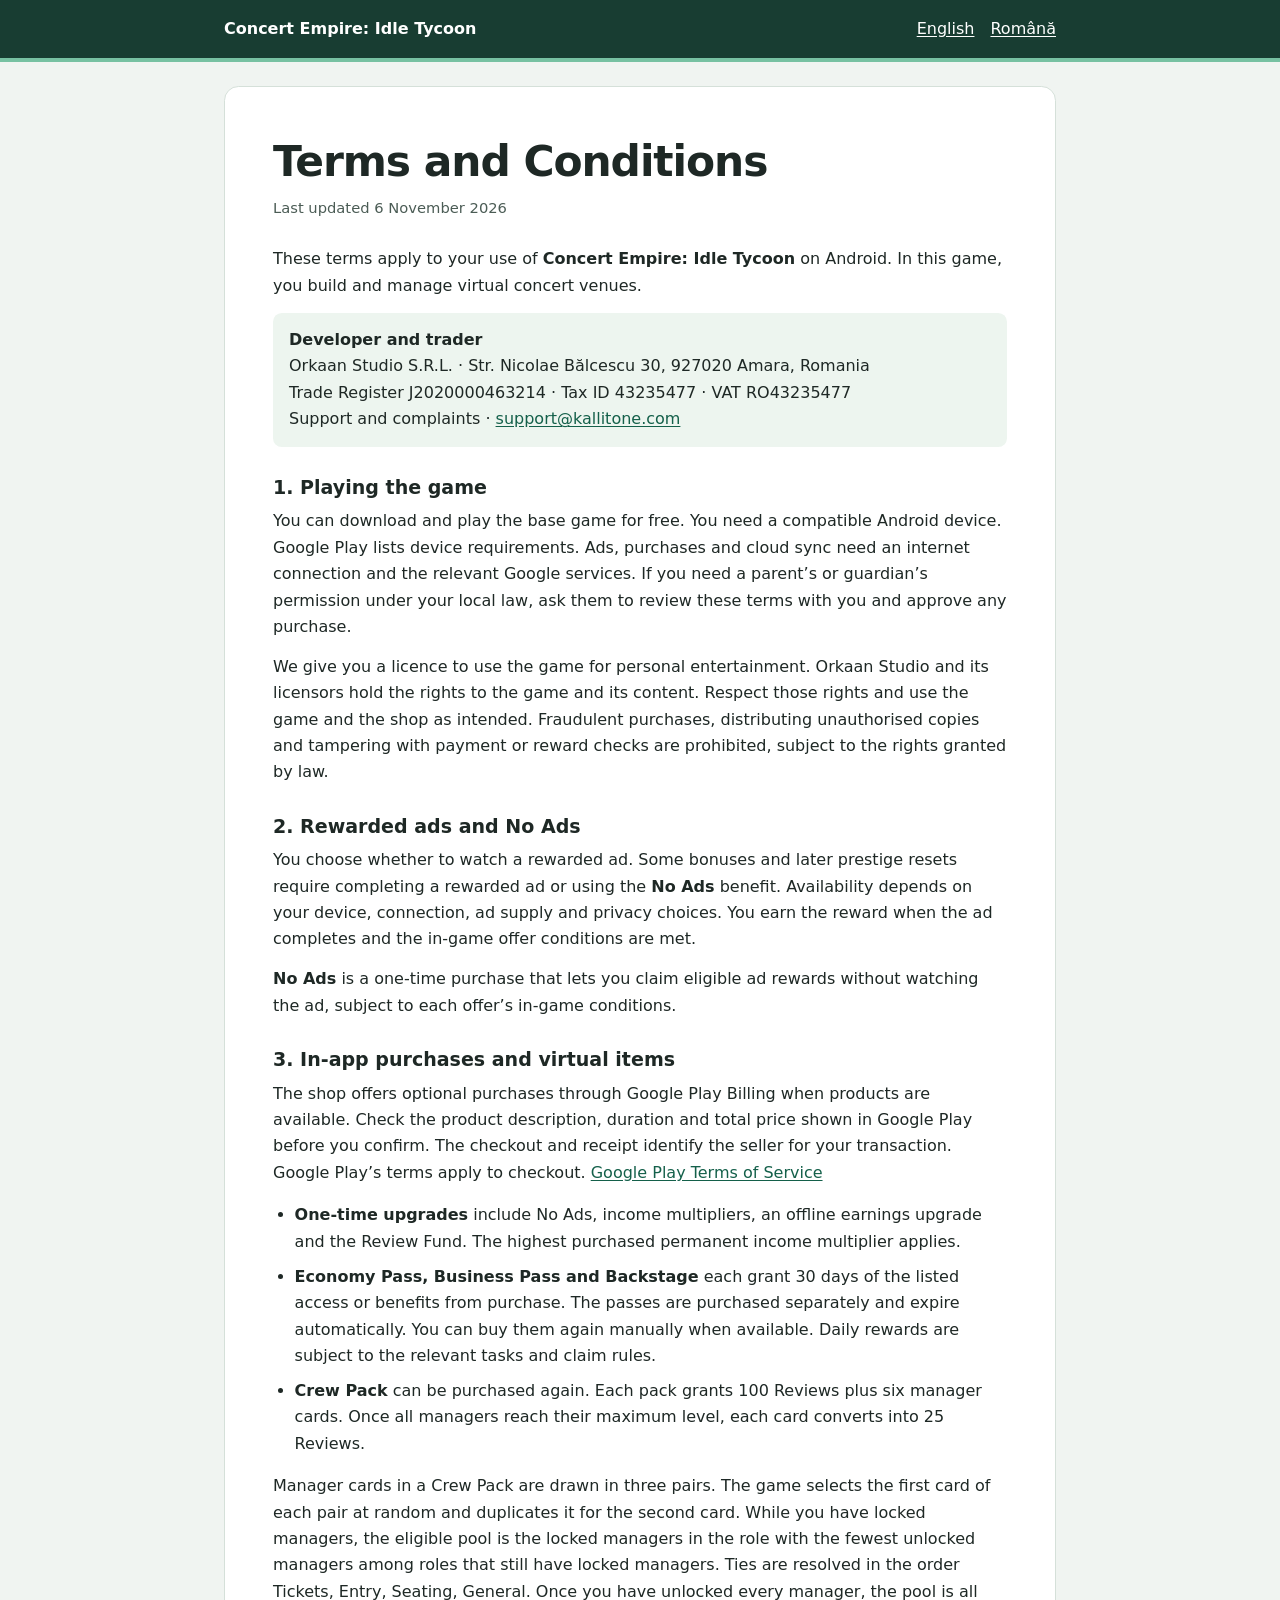
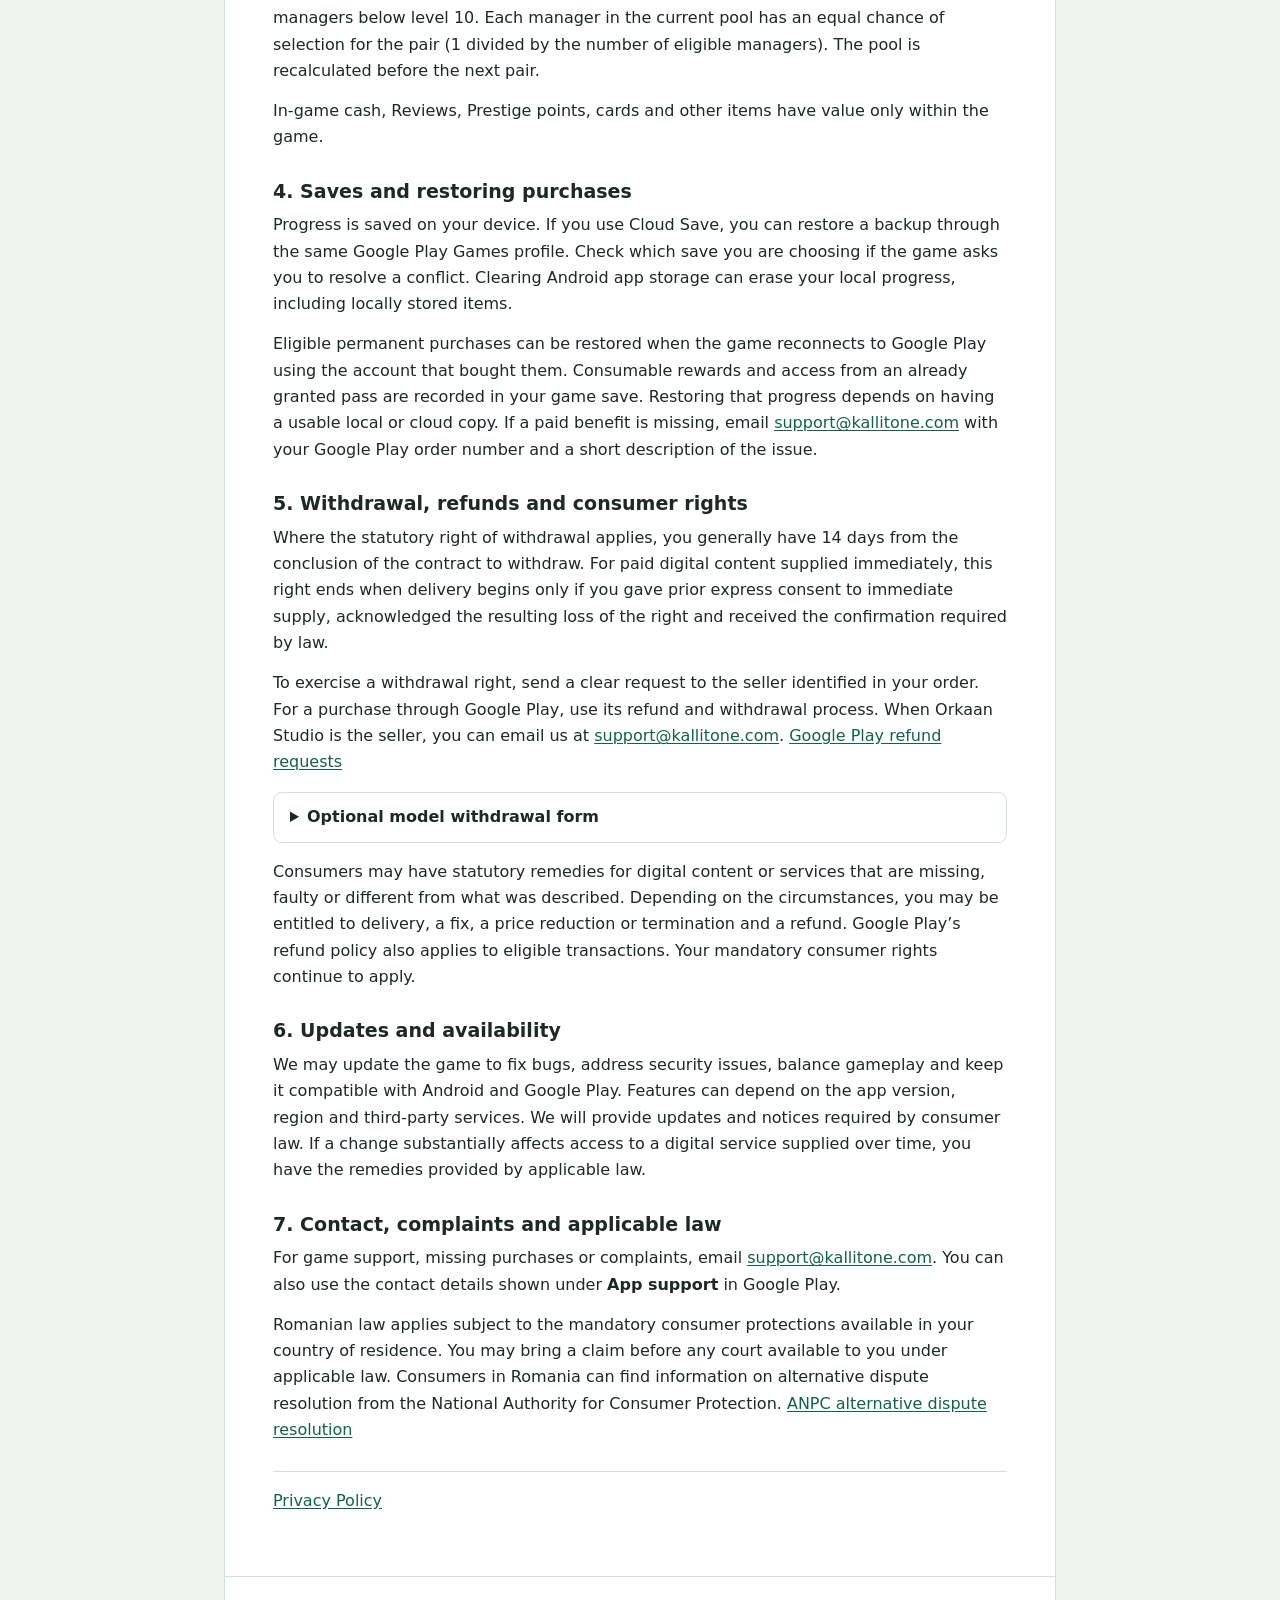
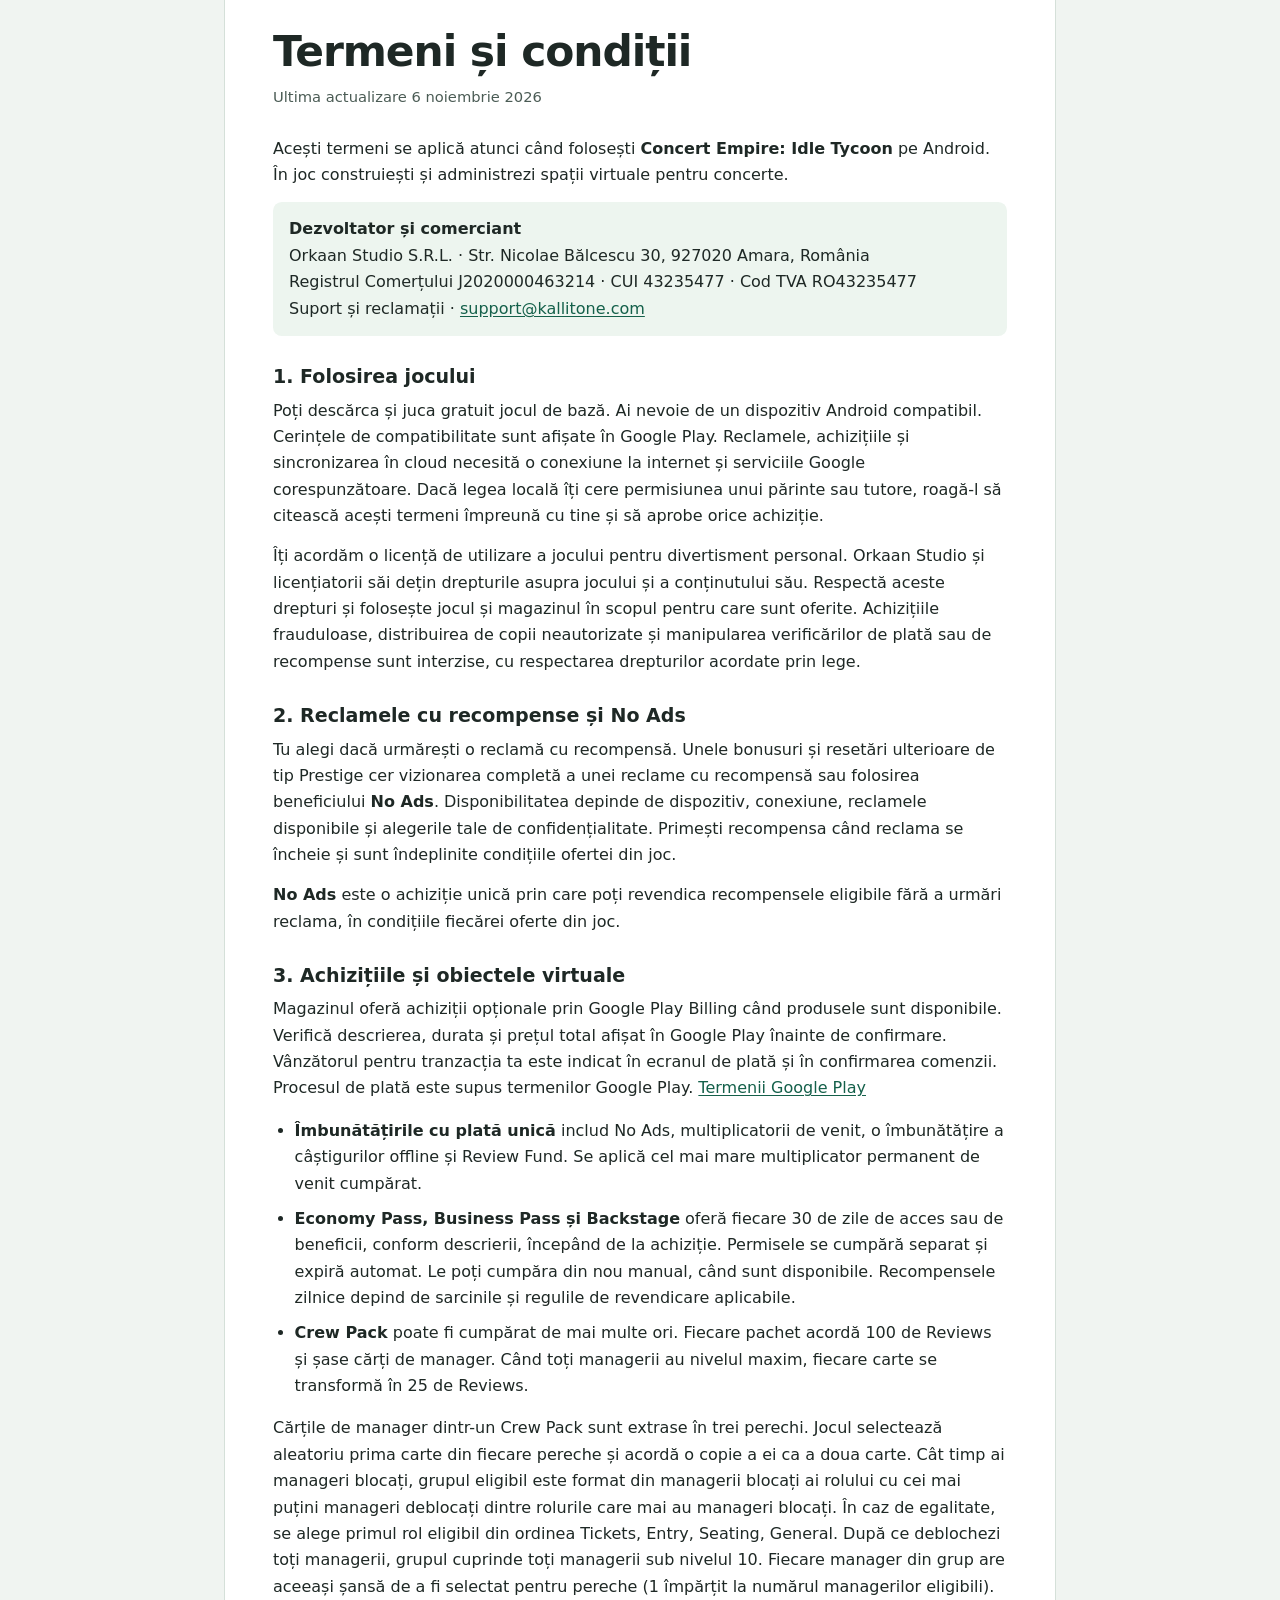
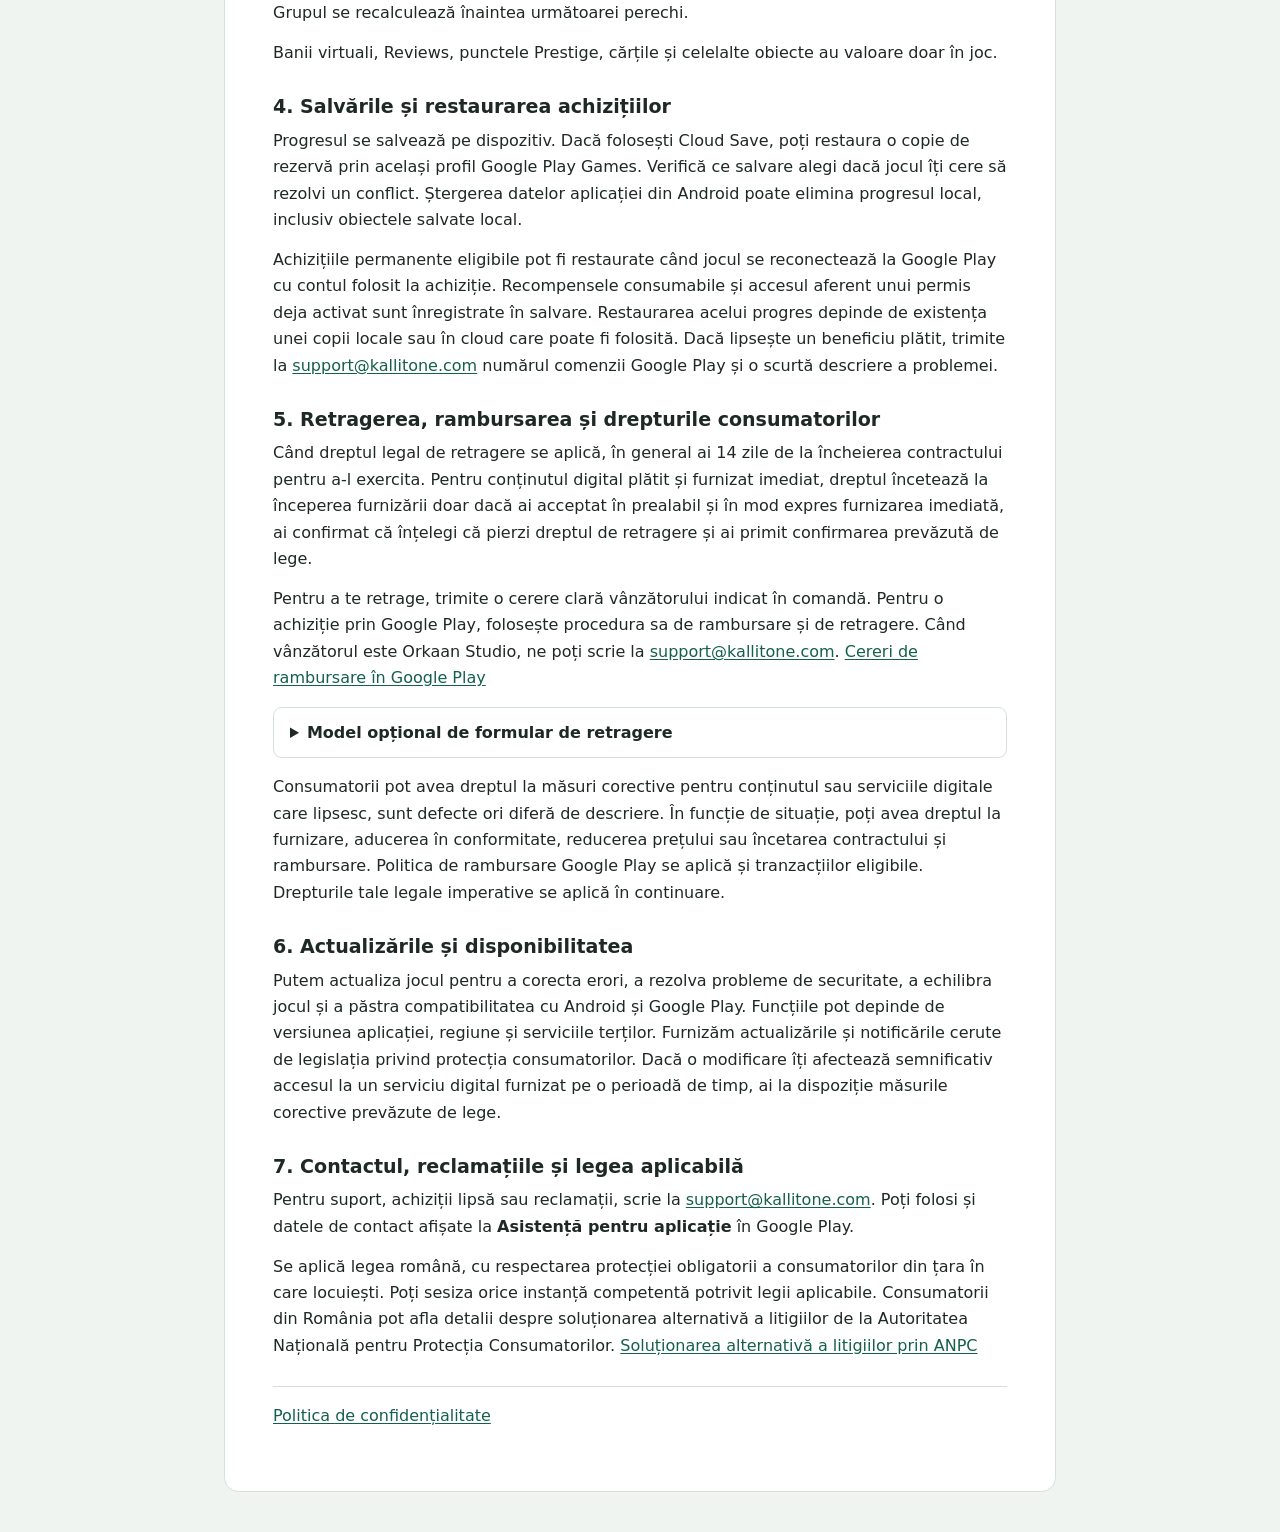
<file: concert-empire-terms.html>
<!doctype html>
<html lang="en">
<head>
  <meta charset="utf-8">
  <meta name="viewport" content="width=device-width, initial-scale=1">
  <title>Terms and Conditions | Concert Empire: Idle Tycoon</title>
  <meta name="description" content="Terms and Conditions for Concert Empire: Idle Tycoon, published by Orkaan Studio S.R.L.. English and Romanian.">
  <style>
  :root {
    color-scheme: light;
    --paper: #ffffff;
    --background: #f0f4f1;
    --ink: #1e2825;
    --muted: #4b5c55;
    --accent: #14604a;
    --line: #d5e0d9;
    --wash: #edf5ef;
    font-family: system-ui, -apple-system, BlinkMacSystemFont, "Segoe UI", sans-serif;
  }
  * { box-sizing: border-box; }
  body { margin: 0; background: var(--background); color: var(--ink); line-height: 1.65; }
  .wrap { width: min(100% - 2rem, 52rem); margin-inline: auto; }
  .masthead { background: #183d32; color: #ffffff; border-bottom: 0.25rem solid #77c1a2; }
  .masthead .wrap {
    display: flex;
    flex-wrap: wrap;
    align-items: center;
    justify-content: space-between;
    gap: 0.75rem 1.5rem;
    padding-block: 1rem;
  }
  .brand { font-weight: 650; }
  nav { display: flex; flex-wrap: wrap; gap: 0.5rem 1rem; }
  nav a { color: inherit; }
  main { margin-block: 1.5rem 2.5rem; background: var(--paper); border: 1px solid var(--line); border-radius: 0.9rem; }
  article { padding: clamp(1.15rem, 5vw, 3rem); scroll-margin-top: 1rem; }
  article + article { border-top: 1px solid var(--line); }
  article > header { margin-bottom: 1.65rem; }
  h1, h2 { line-height: 1.25; }
  h1 { font-size: clamp(1.85rem, 5vw, 2.65rem); letter-spacing: -0.025em; margin: 0; }
  h2 { font-size: 1.19rem; margin: 1.8rem 0 0.55rem; }
  p { margin: 0.55rem 0 0.85rem; }
  ul { padding-left: 1.35rem; }
  li { margin-block: 0.55rem; }
  .meta { color: var(--muted); font-size: 0.92rem; margin-top: 0.45rem; }
  .note { background: var(--wash); border-radius: 0.55rem; padding: 0.9rem 1rem; }
  details { border: 1px solid var(--line); border-radius: 0.55rem; padding: 0.7rem 1rem; margin-block: 1rem; }
  summary { cursor: pointer; font-weight: 600; }
  a { color: var(--accent); text-underline-offset: 0.14em; overflow-wrap: anywhere; }
  :focus-visible { outline: 0.16rem solid currentColor; outline-offset: 0.19rem; }
  .related { border-top: 1px solid var(--line); margin-top: 1.7rem; padding-top: 1rem; }
  @media print {
    body { background: #ffffff; }
    .wrap { width: 100%; }
    main { border: 0; margin: 0; }
    .masthead { color: #000000; background: #ffffff; border: 0; }
    .masthead nav { display: none; }
    article { padding: 0.5rem 0; }
    h1, h2 { break-after: avoid; }
  }
</style>
</head>
<body>
  <header class="masthead">
    <div class="wrap">
      <span class="brand">Concert Empire: Idle Tycoon</span>
      <nav aria-label="Language">
        <a href="#en" lang="en">English</a>
        <a href="#ro" lang="ro">Română</a>
      </nav>
    </div>
  </header>
  <main class="wrap">
    <article id="en" lang="en" aria-labelledby="title-en">
      <header>
        <h1 id="title-en">Terms and Conditions</h1>
        <p class="meta">Last updated <time datetime="2026-11-06">6 November 2026</time></p>
      </header>
      <p>These terms apply to your use of <strong>Concert Empire: Idle Tycoon</strong> on Android. In this game, you build and manage virtual concert venues.</p>
      <p class="note"><strong>Developer and trader</strong><br>
        Orkaan Studio S.R.L. · Str. Nicolae Bălcescu 30, 927020 Amara, Romania<br>
        Trade Register J2020000463214 · Tax ID 43235477 · VAT RO43235477<br>
        Support and complaints · <a href="mailto:support@kallitone.com">support@kallitone.com</a></p>

      <h2>1. Playing the game</h2>
      <p>You can download and play the base game for free. You need a compatible Android device. Google Play lists device requirements. Ads, purchases and cloud sync need an internet connection and the relevant Google services. If you need a parent’s or guardian’s permission under your local law, ask them to review these terms with you and approve any purchase.</p>
      <p>We give you a licence to use the game for personal entertainment. Orkaan Studio and its licensors hold the rights to the game and its content. Respect those rights and use the game and the shop as intended. Fraudulent purchases, distributing unauthorised copies and tampering with payment or reward checks are prohibited, subject to the rights granted by law.</p>

      <h2>2. Rewarded ads and No Ads</h2>
      <p>You choose whether to watch a rewarded ad. Some bonuses and later prestige resets require completing a rewarded ad or using the <strong>No Ads</strong> benefit. Availability depends on your device, connection, ad supply and privacy choices. You earn the reward when the ad completes and the in-game offer conditions are met.</p>
      <p><strong>No Ads</strong> is a one-time purchase that lets you claim eligible ad rewards without watching the ad, subject to each offer’s in-game conditions.</p>

      <h2>3. In-app purchases and virtual items</h2>
      <p>The shop offers optional purchases through Google Play Billing when products are available. Check the product description, duration and total price shown in Google Play before you confirm. The checkout and receipt identify the seller for your transaction. Google Play’s terms apply to checkout. <a href="https://play.google.com/about/play-terms/">Google Play Terms of Service</a></p>
      <ul>
        <li><strong>One-time upgrades</strong> include No Ads, income multipliers, an offline earnings upgrade and the Review Fund. The highest purchased permanent income multiplier applies.</li>
        <li><strong>Economy Pass, Business Pass and Backstage</strong> each grant 30 days of the listed access or benefits from purchase. The passes are purchased separately and expire automatically. You can buy them again manually when available. Daily rewards are subject to the relevant tasks and claim rules.</li>
        <li><strong>Crew Pack</strong> can be purchased again. Each pack grants 100 Reviews plus six manager cards. Once all managers reach their maximum level, each card converts into 25 Reviews.</li>
      </ul>
      <p>Manager cards in a Crew Pack are drawn in three pairs. The game selects the first card of each pair at random and duplicates it for the second card. While you have locked managers, the eligible pool is the locked managers in the role with the fewest unlocked managers among roles that still have locked managers. Ties are resolved in the order Tickets, Entry, Seating, General. Once you have unlocked every manager, the pool is all managers below level 10. Each manager in the current pool has an equal chance of selection for the pair (1 divided by the number of eligible managers). The pool is recalculated before the next pair.</p>
      <p>In-game cash, Reviews, Prestige points, cards and other items have value only within the game.</p>

      <h2>4. Saves and restoring purchases</h2>
      <p>Progress is saved on your device. If you use Cloud Save, you can restore a backup through the same Google Play Games profile. Check which save you are choosing if the game asks you to resolve a conflict. Clearing Android app storage can erase your local progress, including locally stored items.</p>
      <p>Eligible permanent purchases can be restored when the game reconnects to Google Play using the account that bought them. Consumable rewards and access from an already granted pass are recorded in your game save. Restoring that progress depends on having a usable local or cloud copy. If a paid benefit is missing, email <a href="mailto:support@kallitone.com">support@kallitone.com</a> with your Google Play order number and a short description of the issue.</p>

      <h2>5. Withdrawal, refunds and consumer rights</h2>
      <p>Where the statutory right of withdrawal applies, you generally have 14 days from the conclusion of the contract to withdraw. For paid digital content supplied immediately, this right ends when delivery begins only if you gave prior express consent to immediate supply, acknowledged the resulting loss of the right and received the confirmation required by law.</p>
      <p>To exercise a withdrawal right, send a clear request to the seller identified in your order. For a purchase through Google Play, use its refund and withdrawal process. When Orkaan Studio is the seller, you can email us at <a href="mailto:support@kallitone.com">support@kallitone.com</a>. <a href="https://support.google.com/googleplay/answer/15574897">Google Play refund requests</a></p>
      <details>
        <summary>Optional model withdrawal form</summary>
        <p>To the seller identified on my Google Play receipt</p>
        <p>I give notice that I withdraw from my contract for the digital content or service specified below.</p>
        <p>Digital content or service purchased<br>
          Order date and Google Play order number<br>
          Consumer’s name and address<br>
          Date<br>
          Signature if sent on paper</p>
      </details>
      <p>Consumers may have statutory remedies for digital content or services that are missing, faulty or different from what was described. Depending on the circumstances, you may be entitled to delivery, a fix, a price reduction or termination and a refund. Google Play’s refund policy also applies to eligible transactions. Your mandatory consumer rights continue to apply.</p>

      <h2>6. Updates and availability</h2>
      <p>We may update the game to fix bugs, address security issues, balance gameplay and keep it compatible with Android and Google Play. Features can depend on the app version, region and third-party services. We will provide updates and notices required by consumer law. If a change substantially affects access to a digital service supplied over time, you have the remedies provided by applicable law.</p>

      <h2>7. Contact, complaints and applicable law</h2>
      <p>For game support, missing purchases or complaints, email <a href="mailto:support@kallitone.com">support@kallitone.com</a>. You can also use the contact details shown under <strong>App support</strong> in Google Play.</p>
      <p>Romanian law applies subject to the mandatory consumer protections available in your country of residence. You may bring a claim before any court available to you under applicable law. Consumers in Romania can find information on alternative dispute resolution from the National Authority for Consumer Protection. <a href="https://anpc.ro/sal/">ANPC alternative dispute resolution</a></p>
      <p class="related"><a href="concert-empire-privacy.html">Privacy Policy</a></p>

    </article>
    <article id="ro" lang="ro" aria-labelledby="title-ro">
      <header>
        <h1 id="title-ro">Termeni și condiții</h1>
        <p class="meta">Ultima actualizare <time datetime="2026-11-06">6 noiembrie 2026</time></p>
      </header>
      <p>Acești termeni se aplică atunci când folosești <strong>Concert Empire: Idle Tycoon</strong> pe Android. În joc construiești și administrezi spații virtuale pentru concerte.</p>
      <p class="note"><strong>Dezvoltator și comerciant</strong><br>
        Orkaan Studio S.R.L. · Str. Nicolae Bălcescu 30, 927020 Amara, România<br>
        Registrul Comerțului J2020000463214 · CUI 43235477 · Cod TVA RO43235477<br>
        Suport și reclamații · <a href="mailto:support@kallitone.com">support@kallitone.com</a></p>

      <h2>1. Folosirea jocului</h2>
      <p>Poți descărca și juca gratuit jocul de bază. Ai nevoie de un dispozitiv Android compatibil. Cerințele de compatibilitate sunt afișate în Google Play. Reclamele, achizițiile și sincronizarea în cloud necesită o conexiune la internet și serviciile Google corespunzătoare. Dacă legea locală îți cere permisiunea unui părinte sau tutore, roagă-l să citească acești termeni împreună cu tine și să aprobe orice achiziție.</p>
      <p>Îți acordăm o licență de utilizare a jocului pentru divertisment personal. Orkaan Studio și licențiatorii săi dețin drepturile asupra jocului și a conținutului său. Respectă aceste drepturi și folosește jocul și magazinul în scopul pentru care sunt oferite. Achizițiile frauduloase, distribuirea de copii neautorizate și manipularea verificărilor de plată sau de recompense sunt interzise, cu respectarea drepturilor acordate prin lege.</p>

      <h2>2. Reclamele cu recompense și No Ads</h2>
      <p>Tu alegi dacă urmărești o reclamă cu recompensă. Unele bonusuri și resetări ulterioare de tip Prestige cer vizionarea completă a unei reclame cu recompensă sau folosirea beneficiului <strong>No Ads</strong>. Disponibilitatea depinde de dispozitiv, conexiune, reclamele disponibile și alegerile tale de confidențialitate. Primești recompensa când reclama se încheie și sunt îndeplinite condițiile ofertei din joc.</p>
      <p><strong>No Ads</strong> este o achiziție unică prin care poți revendica recompensele eligibile fără a urmări reclama, în condițiile fiecărei oferte din joc.</p>

      <h2>3. Achizițiile și obiectele virtuale</h2>
      <p>Magazinul oferă achiziții opționale prin Google Play Billing când produsele sunt disponibile. Verifică descrierea, durata și prețul total afișat în Google Play înainte de confirmare. Vânzătorul pentru tranzacția ta este indicat în ecranul de plată și în confirmarea comenzii. Procesul de plată este supus termenilor Google Play. <a href="https://play.google.com/about/play-terms/?hl=ro">Termenii Google Play</a></p>
      <ul>
        <li><strong>Îmbunătățirile cu plată unică</strong> includ No Ads, multiplicatorii de venit, o îmbunătățire a câștigurilor offline și Review Fund. Se aplică cel mai mare multiplicator permanent de venit cumpărat.</li>
        <li><strong>Economy Pass, Business Pass și Backstage</strong> oferă fiecare 30 de zile de acces sau de beneficii, conform descrierii, începând de la achiziție. Permisele se cumpără separat și expiră automat. Le poți cumpăra din nou manual, când sunt disponibile. Recompensele zilnice depind de sarcinile și regulile de revendicare aplicabile.</li>
        <li><strong>Crew Pack</strong> poate fi cumpărat de mai multe ori. Fiecare pachet acordă 100 de Reviews și șase cărți de manager. Când toți managerii au nivelul maxim, fiecare carte se transformă în 25 de Reviews.</li>
      </ul>
      <p>Cărțile de manager dintr-un Crew Pack sunt extrase în trei perechi. Jocul selectează aleatoriu prima carte din fiecare pereche și acordă o copie a ei ca a doua carte. Cât timp ai manageri blocați, grupul eligibil este format din managerii blocați ai rolului cu cei mai puțini manageri deblocați dintre rolurile care mai au manageri blocați. În caz de egalitate, se alege primul rol eligibil din ordinea Tickets, Entry, Seating, General. După ce deblochezi toți managerii, grupul cuprinde toți managerii sub nivelul 10. Fiecare manager din grup are aceeași șansă de a fi selectat pentru pereche (1 împărțit la numărul managerilor eligibili). Grupul se recalculează înaintea următoarei perechi.</p>
      <p>Banii virtuali, Reviews, punctele Prestige, cărțile și celelalte obiecte au valoare doar în joc.</p>

      <h2>4. Salvările și restaurarea achizițiilor</h2>
      <p>Progresul se salvează pe dispozitiv. Dacă folosești Cloud Save, poți restaura o copie de rezervă prin același profil Google Play Games. Verifică ce salvare alegi dacă jocul îți cere să rezolvi un conflict. Ștergerea datelor aplicației din Android poate elimina progresul local, inclusiv obiectele salvate local.</p>
      <p>Achizițiile permanente eligibile pot fi restaurate când jocul se reconectează la Google Play cu contul folosit la achiziție. Recompensele consumabile și accesul aferent unui permis deja activat sunt înregistrate în salvare. Restaurarea acelui progres depinde de existența unei copii locale sau în cloud care poate fi folosită. Dacă lipsește un beneficiu plătit, trimite la <a href="mailto:support@kallitone.com">support@kallitone.com</a> numărul comenzii Google Play și o scurtă descriere a problemei.</p>

      <h2>5. Retragerea, rambursarea și drepturile consumatorilor</h2>
      <p>Când dreptul legal de retragere se aplică, în general ai 14 zile de la încheierea contractului pentru a-l exercita. Pentru conținutul digital plătit și furnizat imediat, dreptul încetează la începerea furnizării doar dacă ai acceptat în prealabil și în mod expres furnizarea imediată, ai confirmat că înțelegi că pierzi dreptul de retragere și ai primit confirmarea prevăzută de lege.</p>
      <p>Pentru a te retrage, trimite o cerere clară vânzătorului indicat în comandă. Pentru o achiziție prin Google Play, folosește procedura sa de rambursare și de retragere. Când vânzătorul este Orkaan Studio, ne poți scrie la <a href="mailto:support@kallitone.com">support@kallitone.com</a>. <a href="https://support.google.com/googleplay/answer/15574897?hl=ro">Cereri de rambursare în Google Play</a></p>
      <details>
        <summary>Model opțional de formular de retragere</summary>
        <p>Către vânzătorul indicat în confirmarea comenzii Google Play</p>
        <p>Vă informez că mă retrag din contractul pentru conținutul sau serviciul digital indicat mai jos.</p>
        <p>Conținutul sau serviciul digital cumpărat<br>
          Data achiziției și numărul comenzii Google Play<br>
          Numele și adresa consumatorului<br>
          Data<br>
          Semnătura dacă formularul este trimis pe hârtie</p>
      </details>
      <p>Consumatorii pot avea dreptul la măsuri corective pentru conținutul sau serviciile digitale care lipsesc, sunt defecte ori diferă de descriere. În funcție de situație, poți avea dreptul la furnizare, aducerea în conformitate, reducerea prețului sau încetarea contractului și rambursare. Politica de rambursare Google Play se aplică și tranzacțiilor eligibile. Drepturile tale legale imperative se aplică în continuare.</p>

      <h2>6. Actualizările și disponibilitatea</h2>
      <p>Putem actualiza jocul pentru a corecta erori, a rezolva probleme de securitate, a echilibra jocul și a păstra compatibilitatea cu Android și Google Play. Funcțiile pot depinde de versiunea aplicației, regiune și serviciile terților. Furnizăm actualizările și notificările cerute de legislația privind protecția consumatorilor. Dacă o modificare îți afectează semnificativ accesul la un serviciu digital furnizat pe o perioadă de timp, ai la dispoziție măsurile corective prevăzute de lege.</p>

      <h2>7. Contactul, reclamațiile și legea aplicabilă</h2>
      <p>Pentru suport, achiziții lipsă sau reclamații, scrie la <a href="mailto:support@kallitone.com">support@kallitone.com</a>. Poți folosi și datele de contact afișate la <strong>Asistență pentru aplicație</strong> în Google Play.</p>
      <p>Se aplică legea română, cu respectarea protecției obligatorii a consumatorilor din țara în care locuiești. Poți sesiza orice instanță competentă potrivit legii aplicabile. Consumatorii din România pot afla detalii despre soluționarea alternativă a litigiilor de la Autoritatea Națională pentru Protecția Consumatorilor. <a href="https://anpc.ro/sal/">Soluționarea alternativă a litigiilor prin ANPC</a></p>
      <p class="related"><a href="concert-empire-privacy.html#ro">Politica de confidențialitate</a></p>

    </article>
  </main>
</body>
</html>
</file>
<file: game-site.css>
:root {
  color-scheme: dark;
  --ink: #15241d;
  --paper: #f6f1e4;
  --gold: #f1ce8f;
  --muted: #c7d2c1;
  --line: #ffffff24;
  font-family: system-ui, sans-serif;
  background: var(--ink);
  color: var(--paper);
}

* { box-sizing: border-box; }
body, h1, h2, h3, p, figure, ul { margin: 0; }
a { color: inherit; text-underline-offset: 0.25em; }
a:focus-visible { outline: 3px solid var(--gold); outline-offset: 5px; }
img { display: block; max-width: 100%; }

.wrap { width: min(70rem, calc(100% - 3rem)); margin-inline: auto; }
.site-header { border-bottom: 1px solid var(--line); }
.header-row, .footer-row {
  display: flex;
  align-items: center;
  justify-content: space-between;
  flex-wrap: wrap;
  gap: 1rem;
  padding-block: 1rem;
}
.brand, nav { display: flex; align-items: center; gap: 0.9rem; }
.brand { font-weight: 750; text-decoration: none; }
nav { flex-wrap: wrap; gap: 0.65rem 1.3rem; font-size: 0.9rem; }
nav a { color: var(--muted); }
nav a:hover { color: var(--paper); }

.hero {
  overflow: hidden;
  background:
    radial-gradient(ellipse at 82% 40%, #365849 0%, transparent 45%),
    radial-gradient(ellipse at 15% 95%, #283d2c 0%, transparent 49%);
}
.hero-grid {
  display: grid;
  grid-template-columns: 1.06fr 1fr;
  align-items: center;
  gap: clamp(1.5rem, 4vw, 4rem);
  padding-block: clamp(3rem, 8vw, 6.4rem);
}
.eyebrow {
  color: var(--gold);
  font-size: 0.78rem;
  font-weight: 800;
  letter-spacing: 0.14em;
  text-transform: uppercase;
}
h1 {
  margin-top: 0.75rem;
  font-size: clamp(3.5rem, 8.2vw, 7.2rem);
  font-weight: 850;
  line-height: 0.89;
  letter-spacing: -0.072em;
}
h1 span { display: block; color: var(--gold); }
.intro {
  margin-top: 1.6rem;
  max-width: 33ch;
  color: var(--muted);
  font-size: clamp(1.05rem, 2vw, 1.24rem);
  line-height: 1.6;
}
.hero-actions {
  display: flex;
  align-items: center;
  flex-wrap: wrap;
  gap: 1rem;
  margin-top: 1.7rem;
}
.button {
  display: inline-flex;
  align-items: center;
  justify-content: space-between;
  gap: 0.8rem;
  min-height: 3rem;
  padding-inline: 1.1rem;
  border-radius: 0.55rem;
  background: var(--gold);
  color: #23241b;
  font-weight: 760;
  text-decoration: none;
}
.button:hover { background: #ffe0a6; }
.store-status { color: var(--muted); font-size: 0.9rem; }
.store-status span {
  display: inline-block;
  width: 0.44rem;
  height: 0.44rem;
  margin-inline-end: 0.28rem;
  border-radius: 50%;
  background: #a6c49c;
}
.hero-screens {
  display: grid;
  grid-template-columns: 1fr 1.1fr;
  align-items: center;
  gap: clamp(0.7rem, 2.1vw, 1.55rem);
  padding: 0.7rem;
}
.hero-screen {
  min-width: 0;
  overflow: hidden;
  border: 1px solid #ffffff40;
  border-radius: 0.9rem;
  background: #1a2a21;
  box-shadow: 0 1.1rem 2.5rem #08120c7d;
}
.backyard { transform: rotate(-4deg) translateY(1.25rem); }
.stadium { transform: rotate(4deg) translateY(-1.25rem); }
.screenshot {
  width: 100%;
  height: auto;
  aspect-ratio: 9 / 20;
  object-fit: cover;
  background: #e6eadf;
}
.hero-screen figcaption {
  padding: 0.7rem 0.35rem;
  text-align: center;
  font-size: clamp(0.63rem, 1.6vw, 0.8rem);
  font-weight: 720;
  letter-spacing: 0.06em;
  text-transform: uppercase;
}
.game-facts {
  display: grid;
  grid-template-columns: repeat(3, 1fr);
  padding: 1.15rem 0 1.3rem;
  border-top: 1px solid var(--line);
  color: var(--muted);
  list-style: none;
}
.game-facts li { padding-inline: 0.6rem; text-align: center; font-size: 0.92rem; }
.game-facts li + li { border-inline-start: 1px solid var(--line); }
.game-facts strong { margin-inline-end: 0.2em; color: var(--gold); font-size: 1.4rem; }

.gameplay {
  color-scheme: light;
  background: var(--paper);
  color: var(--ink);
  padding-block: clamp(3rem, 7vw, 5.4rem);
}
.gameplay .eyebrow { color: #556441; }
h2 {
  margin-top: 0.3rem;
  font-size: clamp(2.25rem, 6vw, 4.1rem);
  line-height: 1;
  letter-spacing: -0.055em;
}
.section-intro { max-width: 57ch; margin-top: 1rem; color: #3d4a3c; line-height: 1.6; }
.features {
  display: grid;
  grid-template-columns: repeat(3, minmax(0, 1fr));
  gap: clamp(0.85rem, 2vw, 1.5rem);
  margin-top: 2rem;
}
.feature {
  display: grid;
  grid-template-rows: 1fr auto;
  overflow: hidden;
  border: 1px solid #d9deca;
  border-radius: 0.9rem;
  background: #e8eddf;
}
.feature-copy { padding: 1.25rem 1.25rem 1rem; }
h3 { font-size: clamp(1.15rem, 2.4vw, 1.45rem); letter-spacing: -0.025em; }
.feature-copy p { margin-top: 0.4rem; color: #3d4a3c; font-size: 0.95rem; line-height: 1.55; }
.feature img {
  width: min(100% - 2.5rem, 14rem);
  margin: 0 auto 1.25rem;
  border: 1px solid #c5ceba;
  border-radius: 0.55rem;
}
.footer-row { padding-block: 1.55rem; font-size: 0.9rem; font-weight: 650; }
.footer-row p span { display: block; margin-top: 0.25rem; color: var(--muted); font-size: 0.82rem; font-weight: 400; }

@media (max-width: 49rem) {
  .hero-grid { grid-template-columns: minmax(0, 1fr); gap: 2.5rem; padding-bottom: 2.8rem; }
  .hero-screens { width: min(100%, 29rem); justify-self: center; }
  h1 { font-size: clamp(3.5rem, 12vw, 6rem); }
}

@media (max-width: 36rem) {
  .wrap { width: calc(100% - 2rem); }
  .header-row, .header-row nav { gap: 0.65rem; }
  .brand { gap: 0.45rem; }
  .brand img { width: 32px; height: 32px; }
  .features { grid-template-columns: 1fr; }
  .feature img { width: min(100% - 2rem, 14rem); }
  .game-facts li { padding-inline: 0.35rem; font-size: 0.76rem; }
  .game-facts strong { display: block; margin-inline-end: 0; font-size: 1.12rem; }
}
</file>
